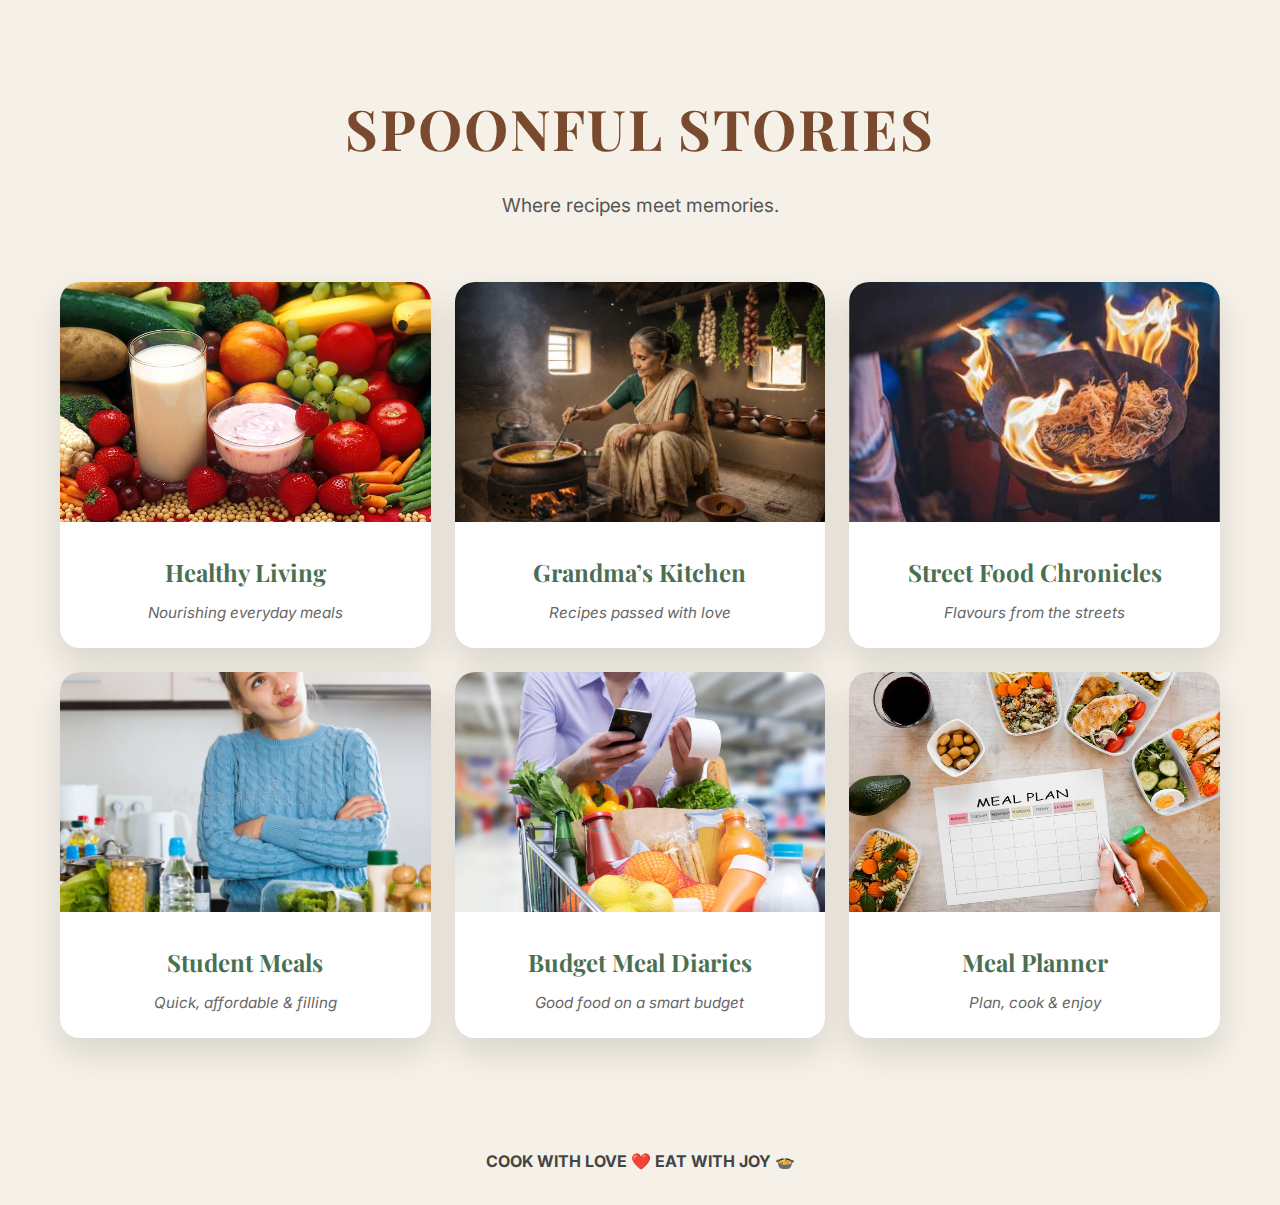
<file: index.html>
<!DOCTYPE html>
<html lang="en">
<head>
  <meta charset="UTF-8">
    <meta name="viewport" content="width=device-width, initial-scale=1.0">

  <title>SPOONFUL STORIES</title>

  <!-- GOOGLE FONTS -->
<link href="https://fonts.googleapis.com/css2?family=Playfair+Display:wght@600;700&family=Inter:wght@400;500&display=swap" rel="stylesheet">

  <style>
    :root{
      --bg-main:#f5f1e8;        /* beige */
      --primary:#4a6f52;       /* olive green */
      --accent:#7a4a2e;        /* warm brown */
      --card-bg:#ffffff;
      --text-dark:#2f2f2f;
    }

    *{
      margin:0;
      padding:0;
      box-sizing:border-box;
    }

    body{
      background:var(--bg-main);
      font-family:'Inter',sans-serif;
      color:var(--text-dark);
      line-height:1.7;
    }

    /* HERO SECTION */
    .hero{
      text-align:center;
      padding:80px 20px 60px;
    }

    .hero h1{
      font-family:'Playfair Display',serif;
      font-size:3.5rem;
      color:var(--accent);
      letter-spacing:2px;
      margin-bottom:14px;
      text-transform:uppercase;
    }

    .hero p{
      font-size:1.2rem;
      color:#555;
    }

    /* CARDS SECTION */
    .cards{
      max-width:1200px;
      margin:0 auto 80px;
      padding:0 20px;
      display:grid;
      grid-template-columns:repeat(3,1fr);
      gap:40px;
    }

    .card-link{
      text-decoration:none;
      color:inherit;
    }

    .card{
      background:var(--card-bg);
      border-radius:20px;
      overflow:hidden;
      box-shadow:0 15px 35px rgba(0,0,0,0.12);
      transition:transform 0.3s ease, box-shadow 0.3s ease;
    }

    .card:hover{
      transform:translateY(-8px);
      box-shadow:0 25px 50px rgba(0,0,0,0.18);
    }

    .card img{
      width:100%;
      height:240px;
      object-fit:cover;
    }

    .card-content{
      padding:22px;
      text-align:center;
    }

    .card h3{
      font-family:'Playfair Display',serif;
      font-size:1.5rem;
      color:var(--primary);
      margin-bottom:6px;
    }

    .card span{
      font-size:0.95rem;
      color:#666;
      font-style:italic;
    }

    /* FOOTER */
    footer{
      text-align:center;
      padding:30px 10px;
      background:none; /* removed footer background */
    }

    footer p{
      font-size:1rem;
      font-weight:700; /* bold footer */
      color:#444;
    }

/* ===== RESPONSIVE CARD FIX ===== */

/* Desktop default (3 columns) */
.cards {
  display: grid;
  grid-template-columns: repeat(3, 1fr);
  gap: 24px;
}

/* Tablets */
@media (max-width: 1024px) {
  .cards {
    grid-template-columns: repeat(2, 1fr);
  }
}

/* Mobile phones */
@media (max-width: 600px) {
  .cards {
    grid-template-columns: 1fr;
    gap: 20px;
  }

  .card {
    margin: 0 auto;
    max-width: 90%;
  }

  .card img {
    height: 200px;
    object-fit: cover;
  }

  h1 {
    font-size: 1.8rem;
    text-align: center;
  }

  h2, h3 {
    font-size: 1.3rem;
  }

  p {
    font-size: 1rem;
    line-height: 1.6;
  }
}

  </style>
</head>

<body>

  <!-- HERO -->
  <section class="hero">
    <h1>SPOONFUL STORIES</h1>
    <p>Where recipes meet memories.</p>
  </section>

  <!-- CATEGORY CARDS -->
  <section class="cards">

    <a href="Healthy Living.html" class="card-link">
      <div class="card">
        <img src="./images/healthy-living.jpg" alt="Healthy Living">
        <div class="card-content">
          <h3>Healthy Living</h3>
          <span>Nourishing everyday meals</span>
        </div>
      </div>
    </a>

    <a href="Grandma's Kitchen.html" class="card-link">
      <div class="card">
        <img src="./images/grandmas-kitchen.jpg" alt="Grandma's Kitchen">
        <div class="card-content">
          <h3>Grandma’s Kitchen</h3>
          <span>Recipes passed with love</span>
        </div>
      </div>
    </a>

    <a href="Street Food Chronicles.html" class="card-link">
      <div class="card">
        <img src="./images/street-food-chronicles.jpg" alt="Street Food">
        <div class="card-content">
          <h3>Street Food Chronicles</h3>
          <span>Flavours from the streets</span>
        </div>
      </div>
    </a>

    <a href="Student Meals.html" class="card-link">
      <div class="card">
        <img src="./images/student-meals.jpg"alt="Student Meals">
        <div class="card-content">
          <h3>Student Meals</h3>
          <span>Quick, affordable & filling</span>
        </div>
      </div>
    </a>

    <a href="Budget Meal Diaries.html" class="card-link">
      <div class="card">
        <img src="./images/budget-meal-diaries.jpg"alt="Budget Meals">
        <div class="card-content">
          <h3>Budget Meal Diaries</h3>
          <span>Good food on a smart budget</span>
        </div>
      </div>
    </a>

    <a href="Meal Planner.html" class="card-link">
      <div class="card">
        <img src="./images/meal-planner.jpg"alt="Meal Planner">
        <div class="card-content">
          <h3>Meal Planner</h3>
          <span>Plan, cook & enjoy</span>
        </div>
      </div>
    </a>

  </section>

  <!-- FOOTER -->
  <footer>
    <p>COOK WITH LOVE ❤️ EAT WITH JOY 🍲</p>
  </footer>

</body>
</html>
</file>
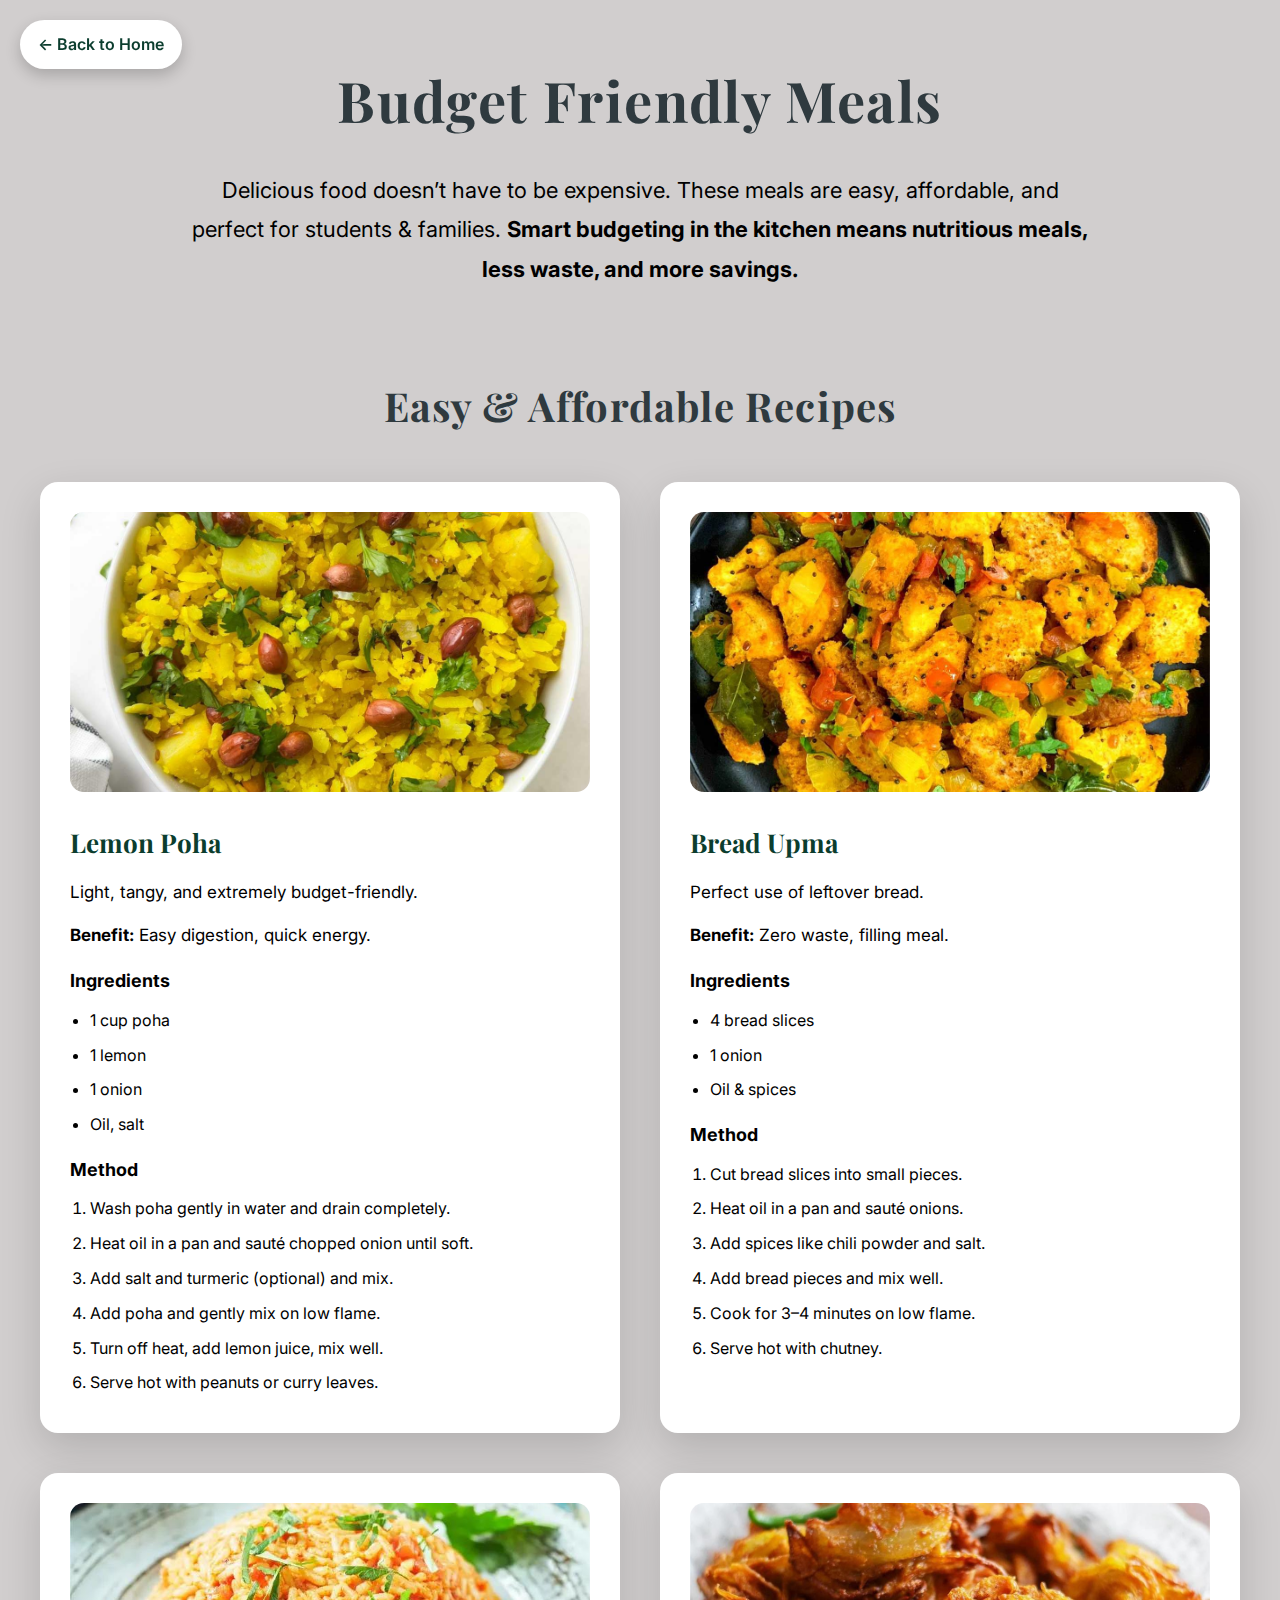
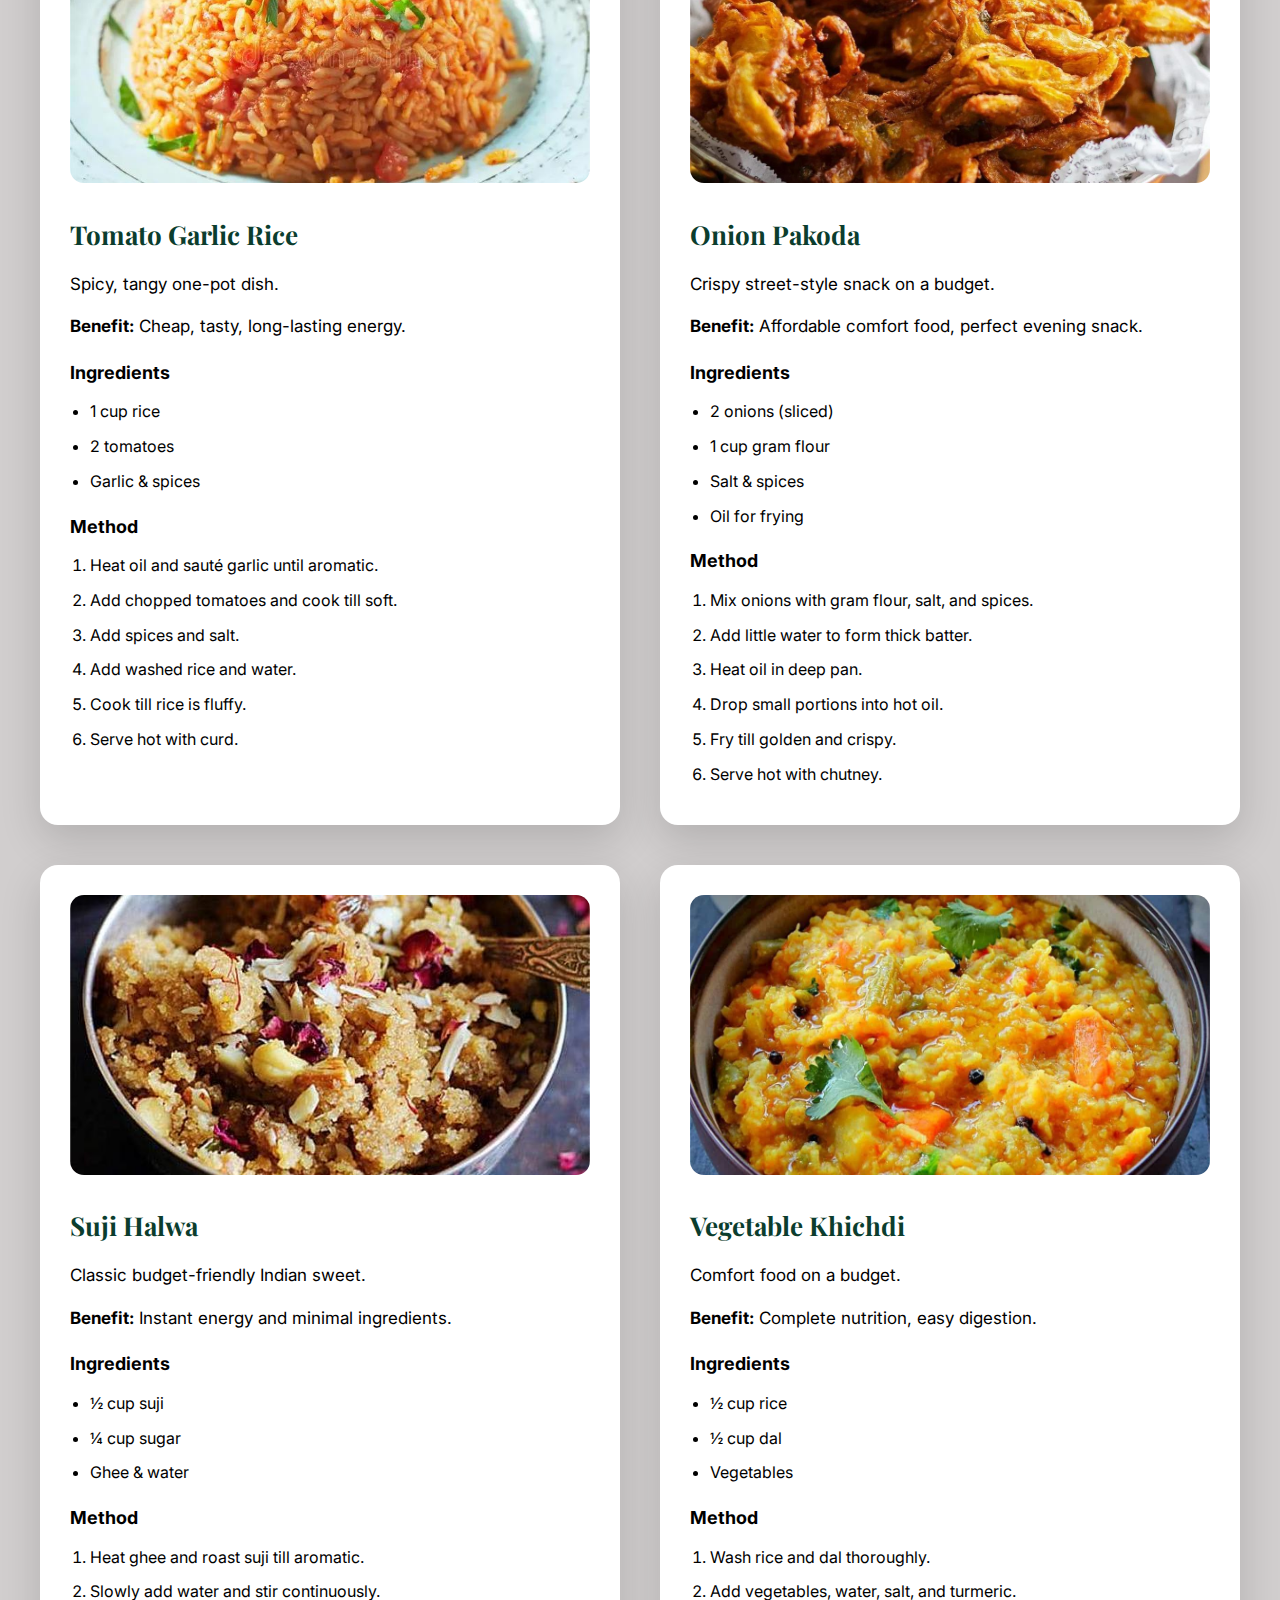
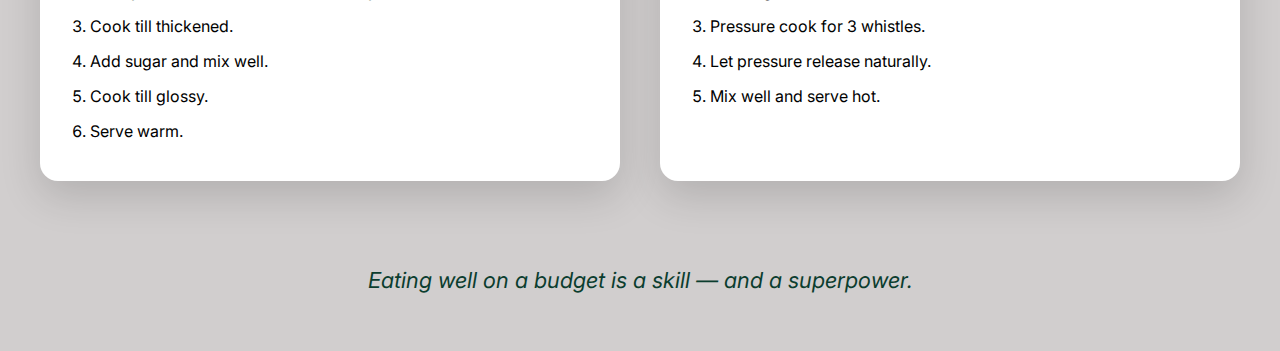
<file: Budget Meal Diaries.html>
<!DOCTYPE html>
<html lang="en">
<head>
<meta charset="UTF-8">
<title>Budget Friendly Meals</title>

<link href="https://fonts.googleapis.com/css2?family=Playfair+Display:wght@600;700&family=Inter:wght@400;500;600&display=swap" rel="stylesheet">

<style>
:root {
  --dark-green: #519480;
  --soft-green: #d1cece;
  --card-bg: #ffffff;
  --text-black: #000000;
}
*{margin:0;padding:0;box-sizing:border-box;}
body{
  background:var(--soft-green);
  font-family:'Inter',sans-serif;
  color:var(--text-black);
  line-height:1.8;
  padding:50px 20px;
}

/* BACK BUTTON */
.back-home{
  position:fixed;
  top:20px;
  left:20px;
  background:#fff;
  color:#0b3d2e;
  padding:10px 18px;
  border-radius:25px;
  font-weight:600;
  text-decoration:none;
  box-shadow:0 6px 15px rgba(0,0,0,0.2);
}
.back-home:hover{
  background:#0b3d2e;
  color:#fff;
}

.header{text-align:center;max-width:900px;margin:0 auto 80px;}
.header h1{
  font-family:'Playfair Display', serif;
  font-size:56px;
  color:#2f3a3f;          /* deep charcoal – budget/professional */
  margin-bottom:20px;
  letter-spacing:1.4px;
}

.header p{font-size:22px;}

.section{max-width:1200px;margin:auto;margin-bottom:80px;}
.section h2{
  font-family:'Playfair Display', serif;
  font-size:40px;
  color:#2f3a3f;          /* same tone for consistency */
  margin-bottom:40px;
  text-align:center;
  letter-spacing:1.2px;
}

.recipe-grid{
  display:grid;
  grid-template-columns:repeat(2,1fr);
  gap:40px;
}

.recipe-card{
  background:#fff;
  border-radius:18px;
  padding:30px;
  box-shadow:0 15px 40px rgba(0,0,0,0.15);
}
.recipe-card img{
  width:100%;
  height:280px;
  object-fit:cover;
  border-radius:14px;
  margin-bottom:20px;
}
.recipe-card h3{
  font-family:'Playfair Display',serif;
  font-size:26px;
  color:#0b3d2e;
  margin-bottom:10px;
}
.recipe-card p{font-size:17px;margin-bottom:12px;}
.recipe-card h4{font-size:18px;margin:15px 0 8px;}
.recipe-card ul,ol{padding-left:20px;}
.recipe-card li{margin-bottom:6px;}

.quote{text-align:center;font-size:22px;font-style:italic;color:#0b3d2e;}
</style>
</head>

<body>

<a href="index.html" class="back-home">← Back to Home</a>

<div class="header">
  <h1>Budget Friendly Meals</h1>
  <p>
    Delicious food doesn’t have to be expensive.  
    These meals are easy, affordable, and perfect for students & families.  
    <strong>Smart budgeting in the kitchen means nutritious meals, less waste, and more savings.</strong>
  </p>
</div>

<div class="section">
<h2>Easy & Affordable Recipes</h2>

<div class="recipe-grid">

<!-- Lemon Poha -->
<div class="recipe-card">
<img src="./images/poha.jpg">
<h3>Lemon Poha</h3>
<p>Light, tangy, and extremely budget-friendly.</p>
<p><strong>Benefit:</strong> Easy digestion, quick energy.</p>

<h4>Ingredients</h4>
<ul>
<li>1 cup poha</li>
<li>1 lemon</li>
<li>1 onion</li>
<li>Oil, salt</li>
</ul>

<h4>Method</h4>
<ol>
<li>Wash poha gently in water and drain completely.</li>
<li>Heat oil in a pan and sauté chopped onion until soft.</li>
<li>Add salt and turmeric (optional) and mix.</li>
<li>Add poha and gently mix on low flame.</li>
<li>Turn off heat, add lemon juice, mix well.</li>
<li>Serve hot with peanuts or curry leaves.</li>
</ol>
</div>

<!-- Bread Upma -->
<div class="recipe-card">
<img src="./images/bread-upma.jpg">
<h3>Bread Upma</h3>
<p>Perfect use of leftover bread.</p>
<p><strong>Benefit:</strong> Zero waste, filling meal.</p>

<h4>Ingredients</h4>
<ul>
<li>4 bread slices</li>
<li>1 onion</li>
<li>Oil & spices</li>
</ul>

<h4>Method</h4>
<ol>
<li>Cut bread slices into small pieces.</li>
<li>Heat oil in a pan and sauté onions.</li>
<li>Add spices like chili powder and salt.</li>
<li>Add bread pieces and mix well.</li>
<li>Cook for 3–4 minutes on low flame.</li>
<li>Serve hot with chutney.</li>
</ol>
</div>

<!-- Tomato Rice -->
<div class="recipe-card">
<img src="./images/tomato-rice.jpg">
<h3>Tomato Garlic Rice</h3>
<p>Spicy, tangy one-pot dish.</p>
<p><strong>Benefit:</strong> Cheap, tasty, long-lasting energy.</p>

<h4>Ingredients</h4>
<ul>
<li>1 cup rice</li>
<li>2 tomatoes</li>
<li>Garlic & spices</li>
</ul>

<h4>Method</h4>
<ol>
<li>Heat oil and sauté garlic until aromatic.</li>
<li>Add chopped tomatoes and cook till soft.</li>
<li>Add spices and salt.</li>
<li>Add washed rice and water.</li>
<li>Cook till rice is fluffy.</li>
<li>Serve hot with curd.</li>
</ol>
</div>

<!-- Onion Pakoda -->
<div class="recipe-card">
<img src="./images/onion-pakora.jpg">
<h3>Onion Pakoda</h3>
<p>Crispy street-style snack on a budget.</p>
<p><strong>Benefit:</strong> Affordable comfort food, perfect evening snack.</p>

<h4>Ingredients</h4>
<ul>
<li>2 onions (sliced)</li>
<li>1 cup gram flour</li>
<li>Salt & spices</li>
<li>Oil for frying</li>
</ul>

<h4>Method</h4>
<ol>
<li>Mix onions with gram flour, salt, and spices.</li>
<li>Add little water to form thick batter.</li>
<li>Heat oil in deep pan.</li>
<li>Drop small portions into hot oil.</li>
<li>Fry till golden and crispy.</li>
<li>Serve hot with chutney.</li>
</ol>
</div>

<!-- Suji Halwa -->
<div class="recipe-card">
<img src="./images/sooji-halwa.jpg">
<h3>Suji Halwa</h3>
<p>Classic budget-friendly Indian sweet.</p>
<p><strong>Benefit:</strong> Instant energy and minimal ingredients.</p>

<h4>Ingredients</h4>
<ul>
<li>½ cup suji</li>
<li>¼ cup sugar</li>
<li>Ghee & water</li>
</ul>

<h4>Method</h4>
<ol>
<li>Heat ghee and roast suji till aromatic.</li>
<li>Slowly add water and stir continuously.</li>
<li>Cook till thickened.</li>
<li>Add sugar and mix well.</li>
<li>Cook till glossy.</li>
<li>Serve warm.</li>
</ol>
</div>

<!-- Khichdi -->
<div class="recipe-card">
<img src="./images/vegetable-khichdi.jpg">
<h3>Vegetable Khichdi</h3>
<p>Comfort food on a budget.</p>
<p><strong>Benefit:</strong> Complete nutrition, easy digestion.</p>

<h4>Ingredients</h4>
<ul>
<li>½ cup rice</li>
<li>½ cup dal</li>
<li>Vegetables</li>
</ul>

<h4>Method</h4>
<ol>
<li>Wash rice and dal thoroughly.</li>
<li>Add vegetables, water, salt, and turmeric.</li>
<li>Pressure cook for 3 whistles.</li>
<li>Let pressure release naturally.</li>
<li>Mix well and serve hot.</li>
</ol>
</div>

</div>
</div>

<p class="quote">
Eating well on a budget is a skill — and a superpower.
</p>

</body>
</html>
</file>
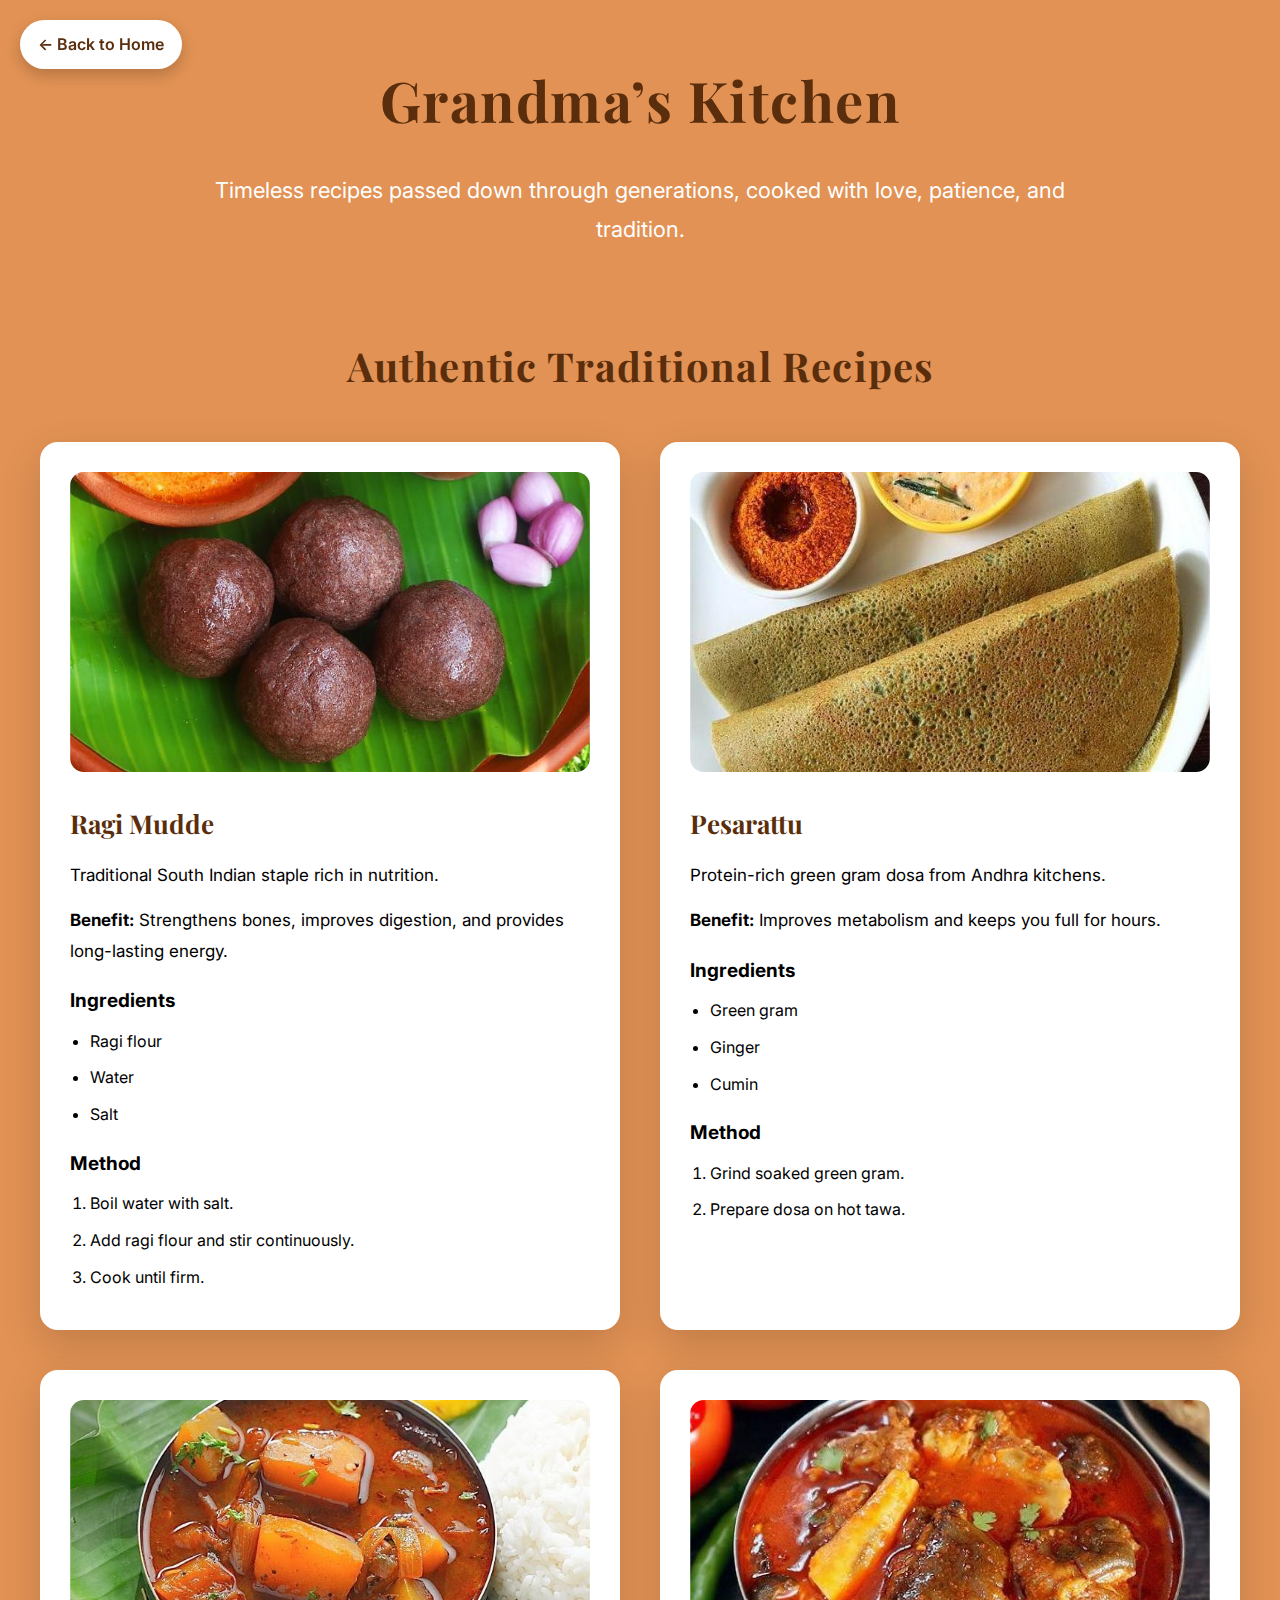
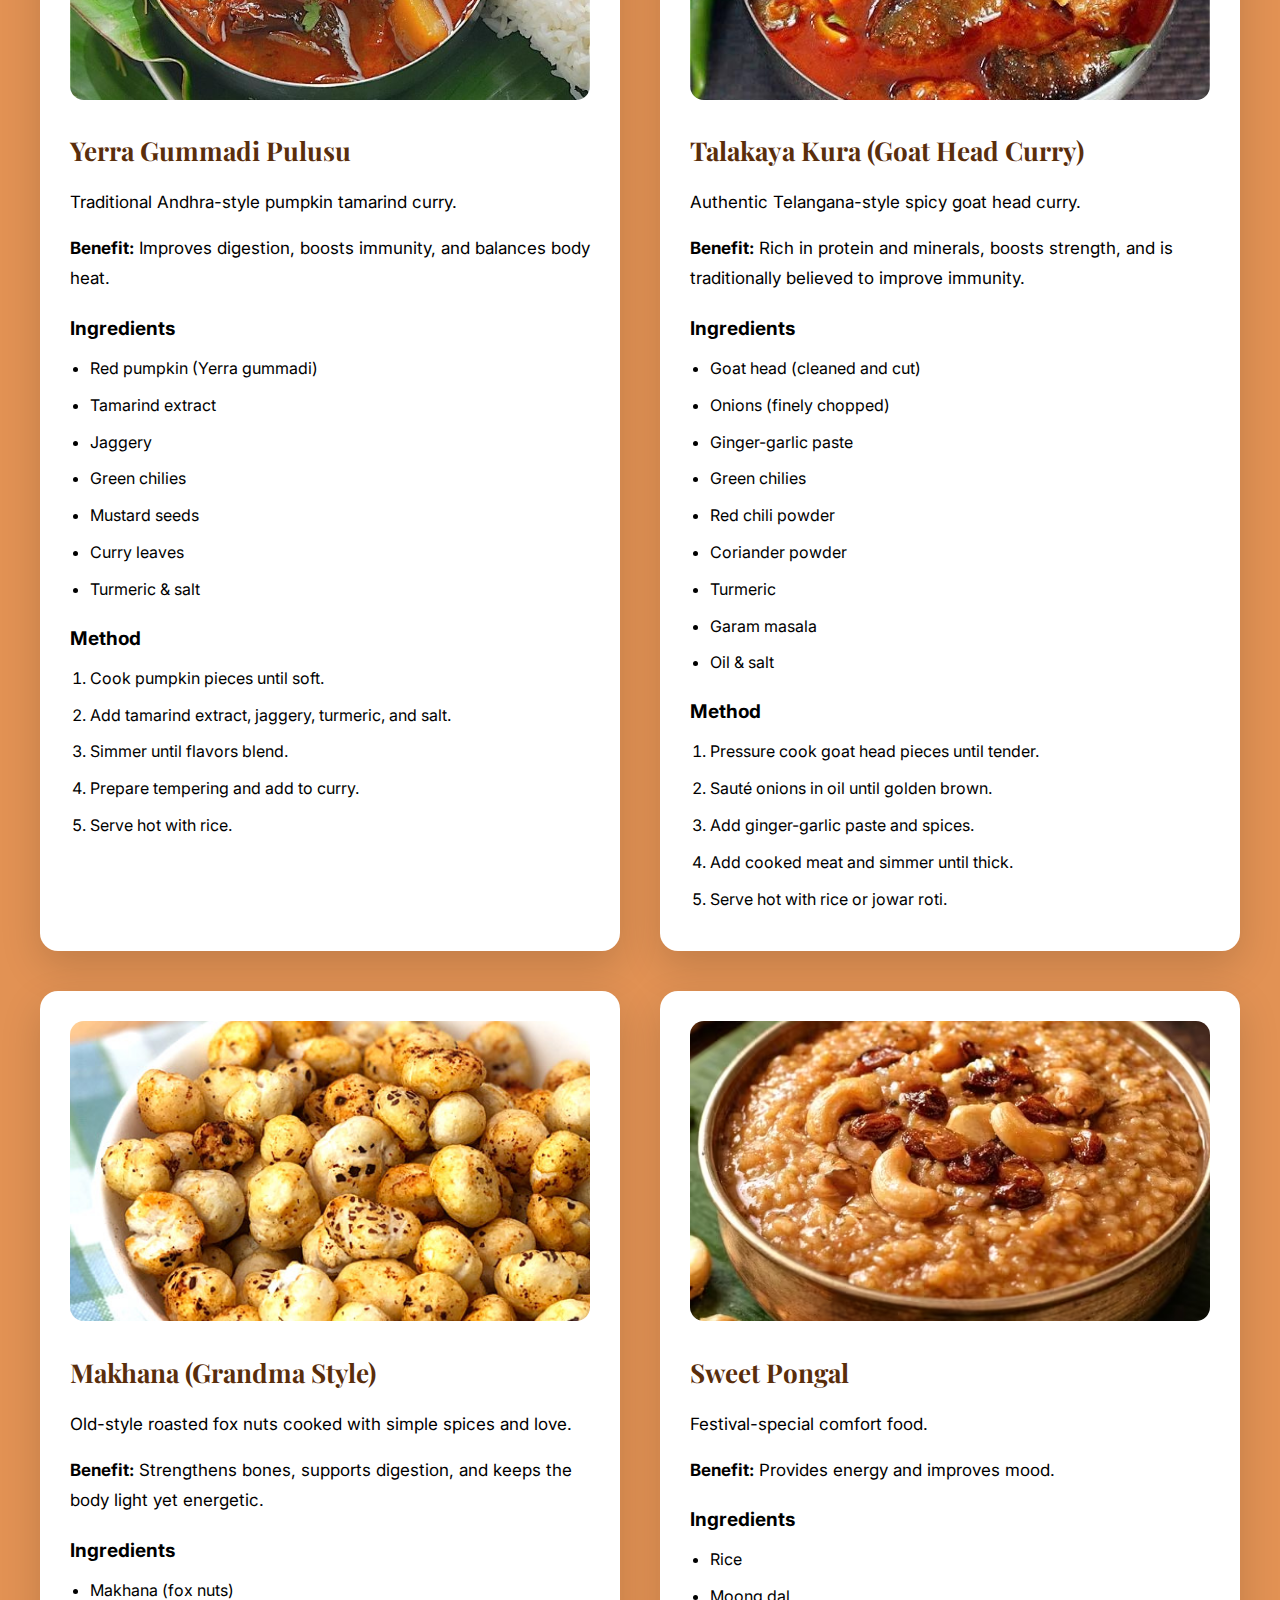
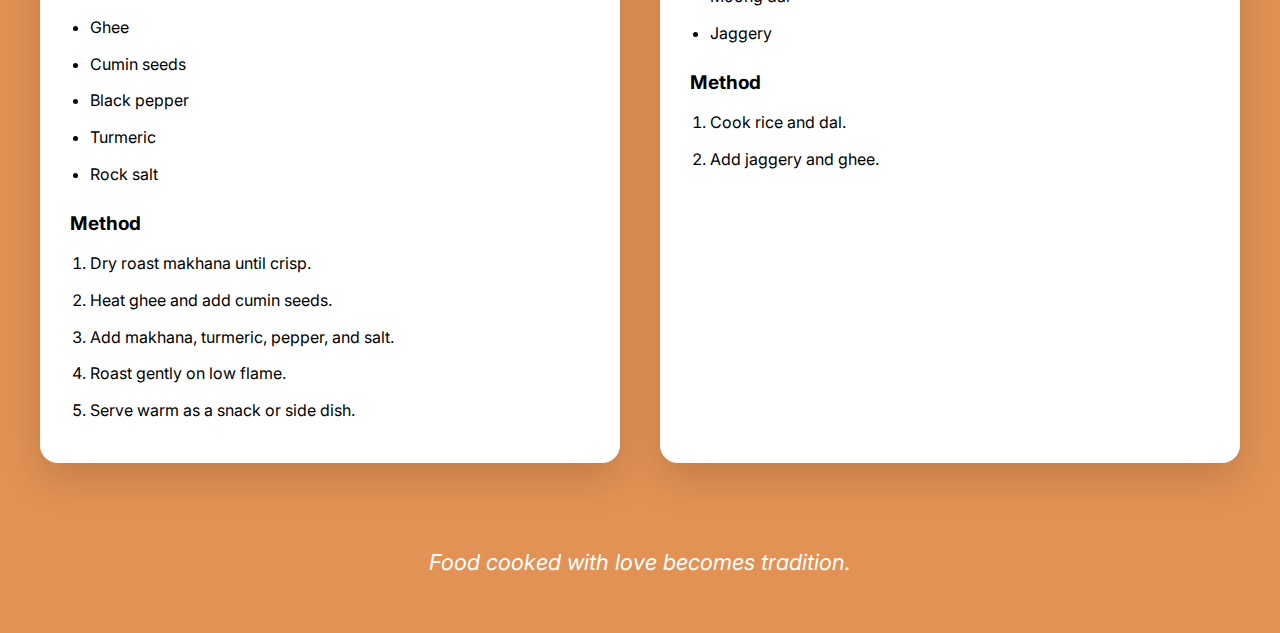
<file: Grandma's Kitchen.html>
<!DOCTYPE html>
<html lang="en">
<head>
<meta charset="UTF-8">
<title>Grandma's Kitchen</title>

<link href="https://fonts.googleapis.com/css2?family=Playfair+Display:wght@600;700&family=Inter:wght@400;500;600&display=swap" rel="stylesheet">

<style>
/* ---- STYLES UNCHANGED (only color changed) ---- */
:root {
  --dark-green: #5a2e0c;
  --soft-green: #e29254;   /* DARK ORANGE BACKGROUND */
  --card-bg: #ffffff;
  --text-black: #000000;
}
*{margin:0;padding:0;box-sizing:border-box;}
body{
  background:var(--soft-green);
  font-family:'Inter',sans-serif;
  color:var(--text-black);
  line-height:1.8;
  padding:50px 20px;
}

/* BACK TO HOME BUTTON */
.back-home {
  position: fixed;
  top: 20px;
  left: 20px;
  background: #ffffff;
  color: #5a2e0c;
  padding: 10px 18px;
  border-radius: 25px;
  font-weight: 600;
  text-decoration: none;
  box-shadow: 0 6px 15px rgba(0,0,0,0.2);
}
.back-home:hover {
  background: #5a2e0c;
  color: #ffffff;
}

.header{text-align:center;max-width:900px;margin:0 auto 80px;}
.header h1{
  font-family:'Playfair Display', serif;
  font-size:56px;
  color:#5a2e0c;          /* earthy brown – grandma vibe */
  margin-bottom:20px;
  letter-spacing:1.5px;
}

.header p{font-size:22px;color:#fff;}
.section{max-width:1200px;margin:auto;margin-bottom:80px;}
.section h2{
  font-family:'Playfair Display', serif;
  font-size:40px;
  color:#5a2e0c;          /* same tone for consistency */
  margin-bottom:40px;
  text-align:center;
  letter-spacing:1.2px;
}

.recipe-grid{
  display:grid;
  grid-template-columns:repeat(2,1fr);
  gap:40px;
}
.recipe-card{
  background:#fff;
  border-radius:18px;
  padding:30px;
  box-shadow:0 15px 40px rgba(0,0,0,0.15);
}
.recipe-card img{
  width:100%;
  height:300px;
  object-fit:cover;
  border-radius:14px;
  margin-bottom:20px;
}
.recipe-card h3{
  font-family:'Playfair Display',serif;
  font-size:26px;
  color:#5a2e0c;
  margin-bottom:12px;
}
.recipe-card p{font-size:17px;margin-bottom:15px;}
.recipe-card h4{font-size:19px;margin:18px 0 8px;}
.recipe-card ul, .recipe-card ol{padding-left:20px;}
.recipe-card li{font-size:16px;margin-bottom:8px;}
.quote{text-align:center;font-size:22px;font-style:italic;margin-top:80px;color:#fff;}
</style>
</head>

<body>

<a href="index.html" class="back-home">← Back to Home</a>

<div class="header">
  <h1>Grandma’s Kitchen</h1>
  <p>
    Timeless recipes passed down through generations,  
    cooked with love, patience, and tradition.
  </p>
</div>

<div class="section">
<h2>Authentic Traditional Recipes</h2>

<div class="recipe-grid">

<!-- Ragi Mudde -->
<div class="recipe-card">
<img src="./images/ragi-mudde.jpg">
<h3>Ragi Mudde</h3>
<p>Traditional South Indian staple rich in nutrition.</p>
<p><strong>Benefit:</strong> Strengthens bones, improves digestion, and provides long-lasting energy.</p>

<h4>Ingredients</h4>
<ul>
<li>Ragi flour</li>
<li>Water</li>
<li>Salt</li>
</ul>

<h4>Method</h4>
<ol>
<li>Boil water with salt.</li>
<li>Add ragi flour and stir continuously.</li>
<li>Cook until firm.</li>
</ol>
</div>

<!-- Pesarattu -->
<div class="recipe-card">
<img src="./images/Pesarattu.jpg">
<h3>Pesarattu</h3>
<p>Protein-rich green gram dosa from Andhra kitchens.</p>
<p><strong>Benefit:</strong> Improves metabolism and keeps you full for hours.</p>

<h4>Ingredients</h4>
<ul>
<li>Green gram</li>
<li>Ginger</li>
<li>Cumin</li>
</ul>

<h4>Method</h4>
<ol>
<li>Grind soaked green gram.</li>
<li>Prepare dosa on hot tawa.</li>
</ol>
</div>

<!-- Yerra Gummadi Pulusu -->
<div class="recipe-card">
<img src="./images/yerra-gummadi-pulusu.jpg">
<h3>Yerra Gummadi Pulusu</h3>
<p>Traditional Andhra-style pumpkin tamarind curry.</p>
<p><strong>Benefit:</strong> Improves digestion, boosts immunity, and balances body heat.</p>

<h4>Ingredients</h4>
<ul>
<li>Red pumpkin (Yerra gummadi)</li>
<li>Tamarind extract</li>
<li>Jaggery</li>
<li>Green chilies</li>
<li>Mustard seeds</li>
<li>Curry leaves</li>
<li>Turmeric & salt</li>
</ul>

<h4>Method</h4>
<ol>
<li>Cook pumpkin pieces until soft.</li>
<li>Add tamarind extract, jaggery, turmeric, and salt.</li>
<li>Simmer until flavors blend.</li>
<li>Prepare tempering and add to curry.</li>
<li>Serve hot with rice.</li>
</ol>
</div>


<!-- Talakaya Kura -->
<div class="recipe-card">
<img src="./images/talakaya-kura.jpg">
<h3>Talakaya Kura (Goat Head Curry)</h3>
<p>Authentic Telangana-style spicy goat head curry.</p>

<p><strong>Benefit:</strong> Rich in protein and minerals, boosts strength, and is traditionally believed to improve immunity.</p>

<h4>Ingredients</h4>
<ul>
<li>Goat head (cleaned and cut)</li>
<li>Onions (finely chopped)</li>
<li>Ginger-garlic paste</li>
<li>Green chilies</li>
<li>Red chili powder</li>
<li>Coriander powder</li>
<li>Turmeric</li>
<li>Garam masala</li>
<li>Oil & salt</li>
</ul>

<h4>Method</h4>
<ol>
<li>Pressure cook goat head pieces until tender.</li>
<li>Sauté onions in oil until golden brown.</li>
<li>Add ginger-garlic paste and spices.</li>
<li>Add cooked meat and simmer until thick.</li>
<li>Serve hot with rice or jowar roti.</li>
</ol>
</div>

<!-- Makhana (Grandma Style) -->
<div class="recipe-card">
<img src="./images/makhana-masala.jpg">
<h3>Makhana (Grandma Style)</h3>
<p>Old-style roasted fox nuts cooked with simple spices and love.</p>

<p><strong>Benefit:</strong> Strengthens bones, supports digestion, and keeps the body light yet energetic.</p>

<h4>Ingredients</h4>
<ul>
<li>Makhana (fox nuts)</li>
<li>Ghee</li>
<li>Cumin seeds</li>
<li>Black pepper</li>
<li>Turmeric</li>
<li>Rock salt</li>
</ul>

<h4>Method</h4>
<ol>
<li>Dry roast makhana until crisp.</li>
<li>Heat ghee and add cumin seeds.</li>
<li>Add makhana, turmeric, pepper, and salt.</li>
<li>Roast gently on low flame.</li>
<li>Serve warm as a snack or side dish.</li>
</ol>
</div>


<!-- Sweet Pongal -->
<div class="recipe-card">
<img src="./images/sweet-pongal.jpg">
<h3>Sweet Pongal</h3>
<p>Festival-special comfort food.</p>
<p><strong>Benefit:</strong> Provides energy and improves mood.</p>

<h4>Ingredients</h4>
<ul>
<li>Rice</li>
<li>Moong dal</li>
<li>Jaggery</li>
</ul>

<h4>Method</h4>
<ol>
<li>Cook rice and dal.</li>
<li>Add jaggery and ghee.</li>
</ol>
</div>

</div>
</div>

<p class="quote">
Food cooked with love becomes tradition.
</p>

</body>
</html>
</file>
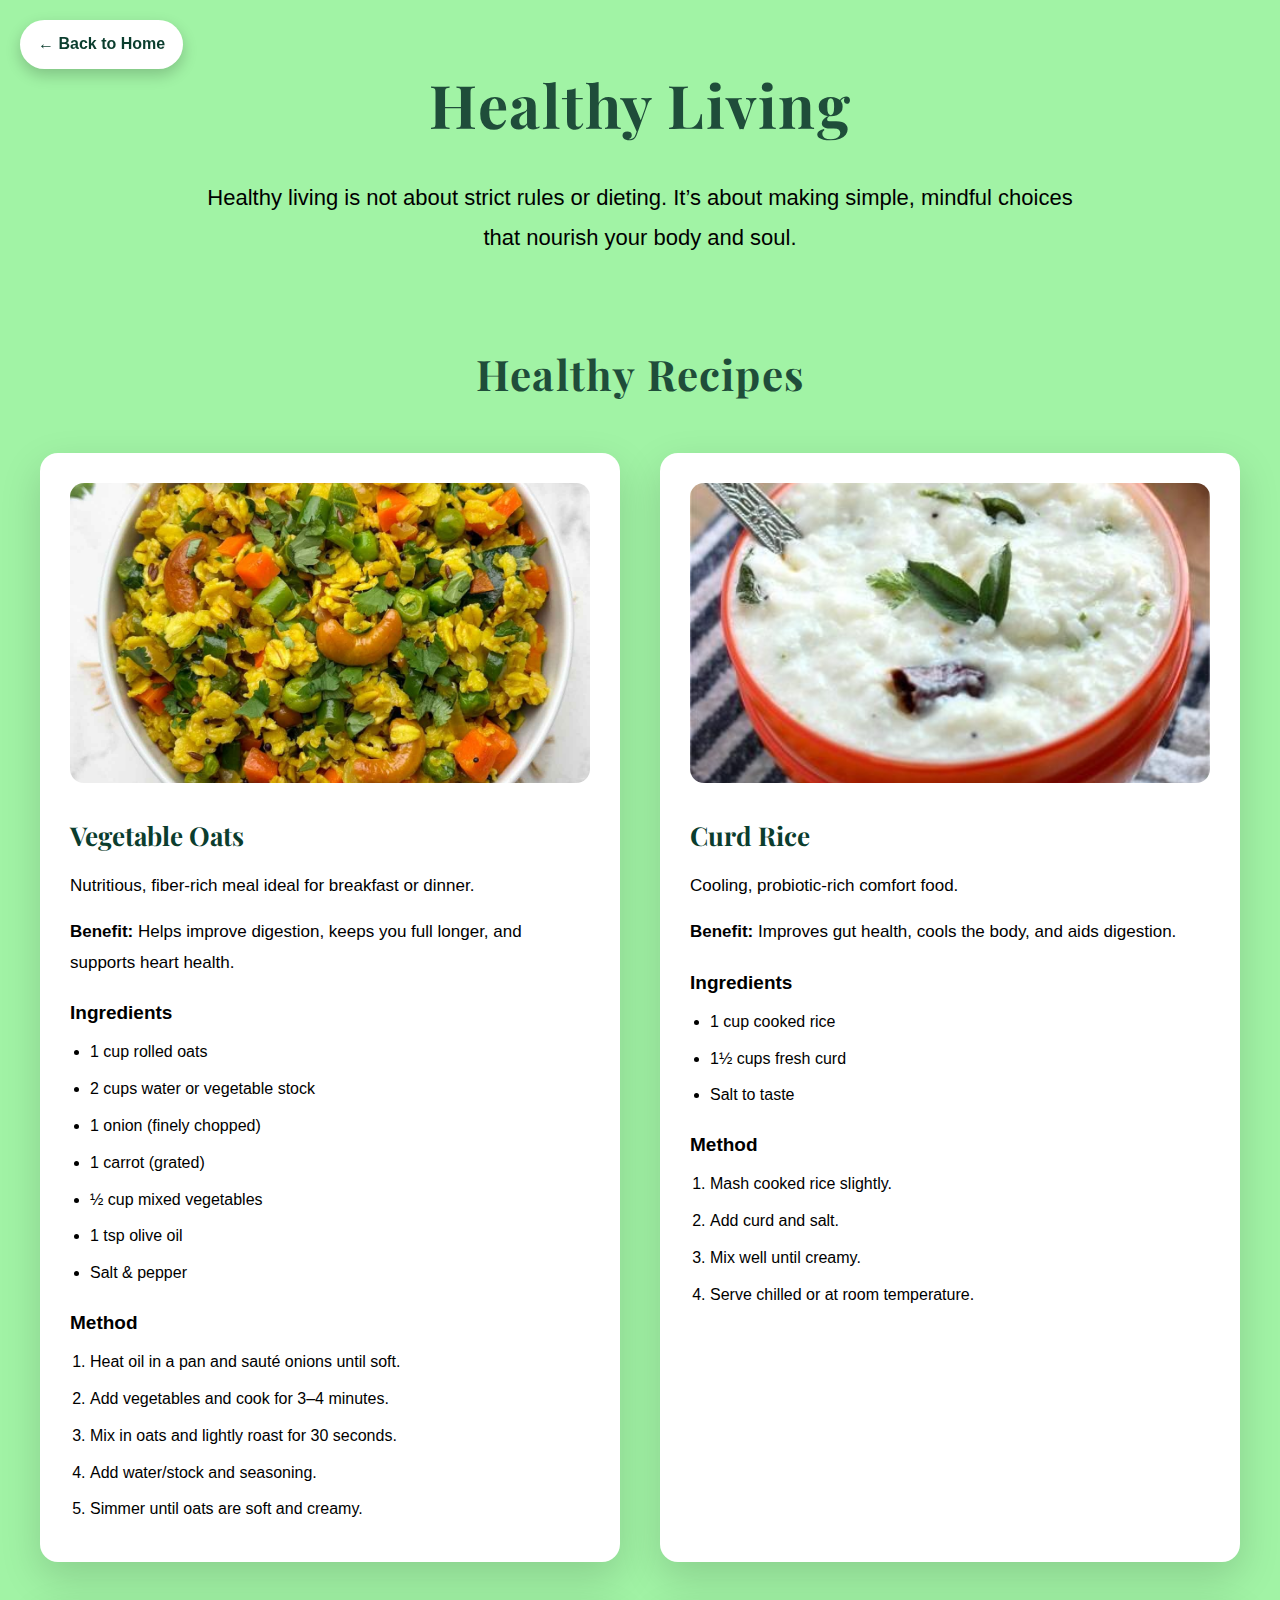
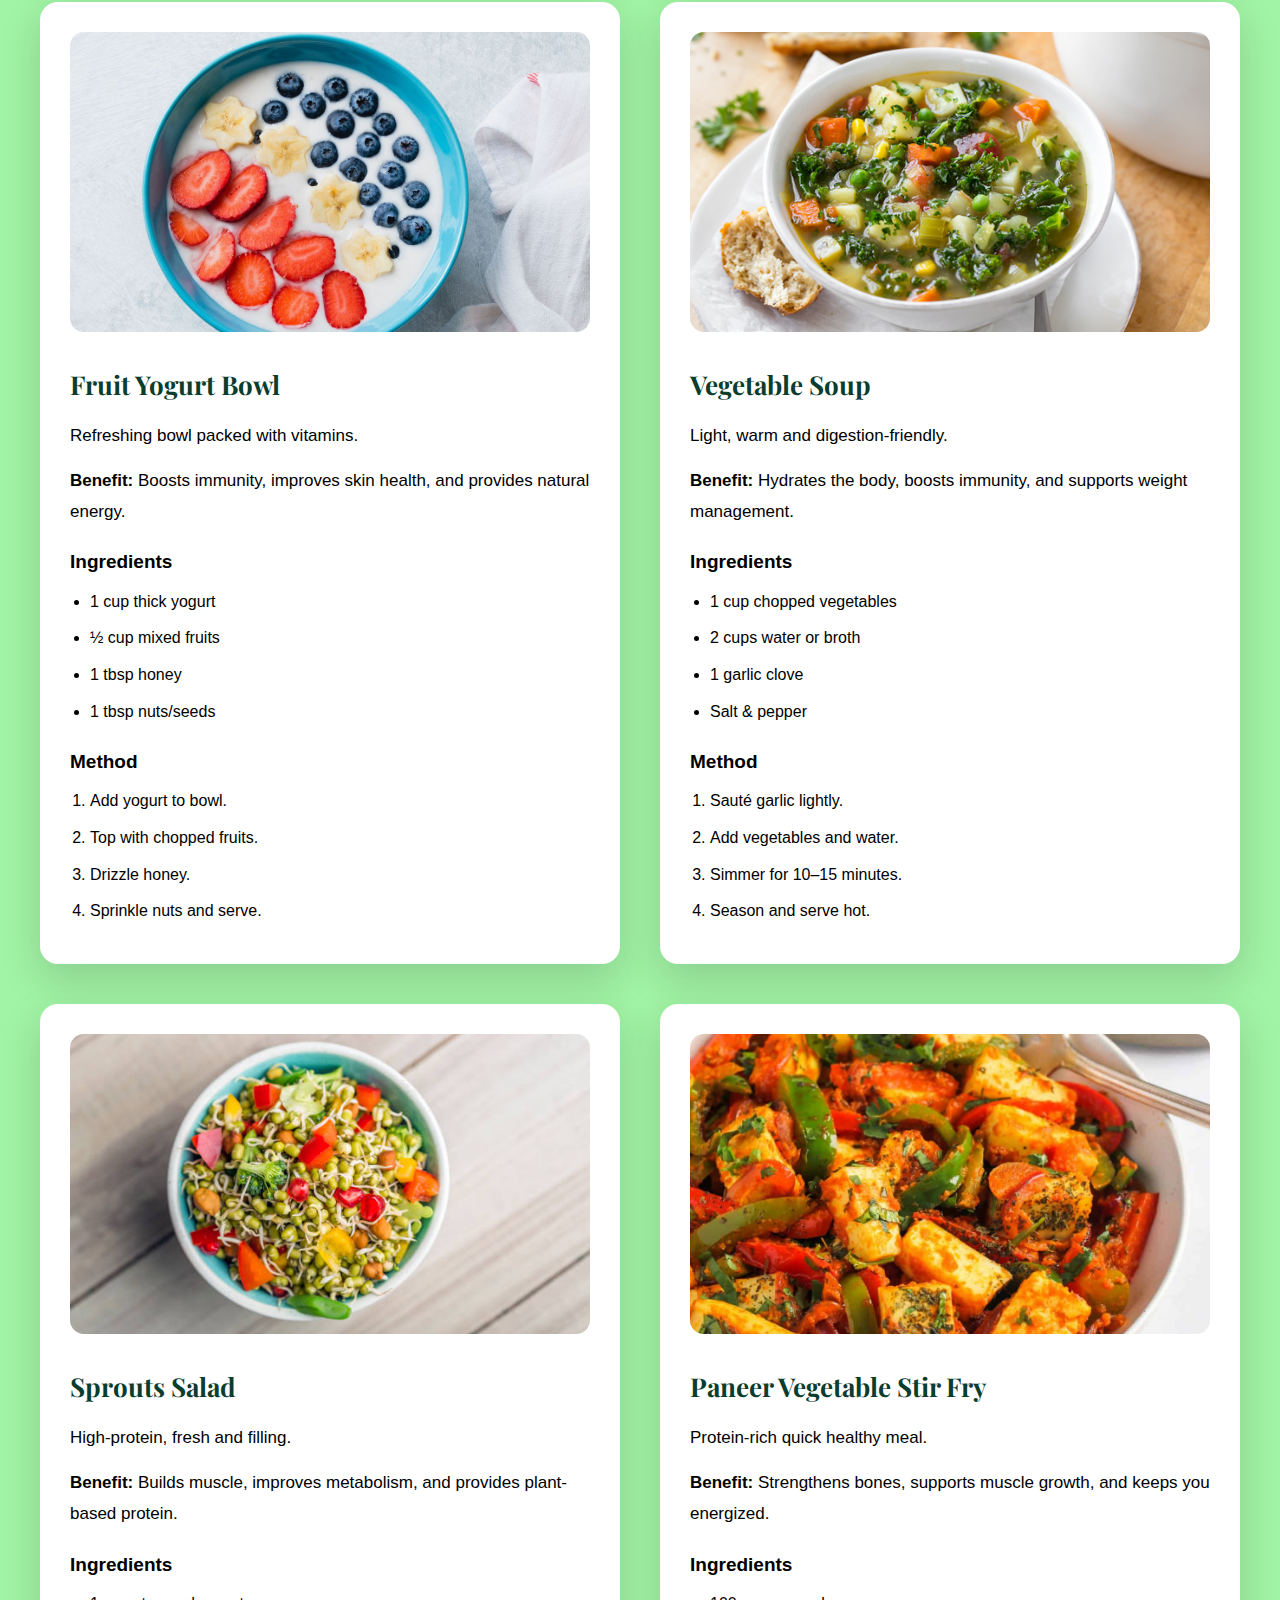
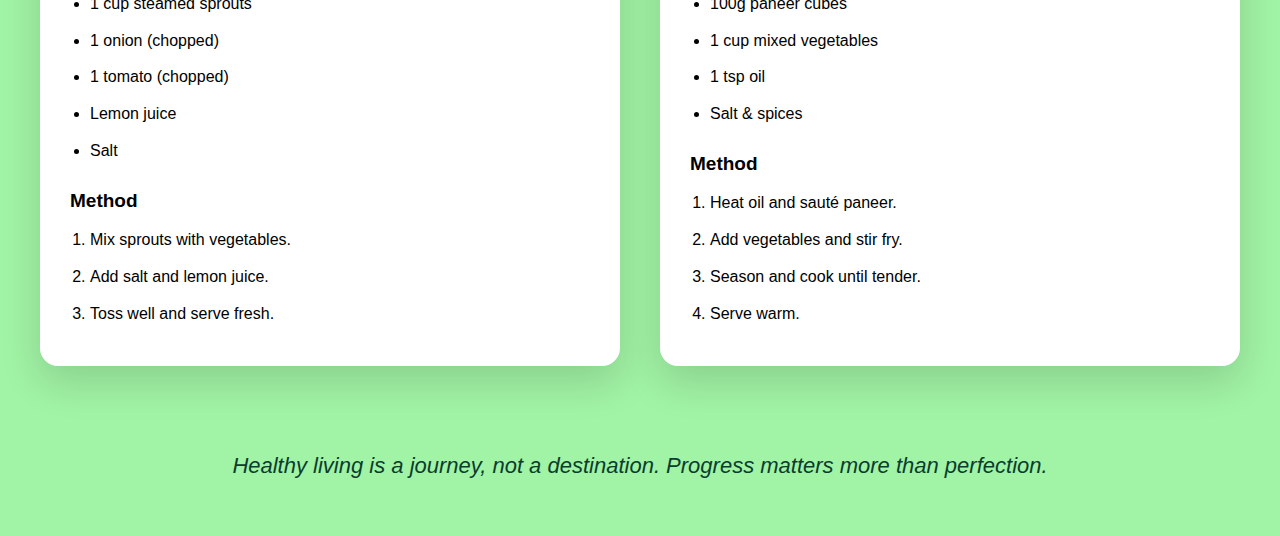
<file: Healthy Living.html>
<!DOCTYPE html>
<html lang="en">
<head>
<meta charset="UTF-8">
<title>Healthy Living</title>

<link href="https://fonts.googleapis.com/css2?family=Playfair+Display:wght@600;700&display=swap" rel="stylesheet">

<style>
/* ---- STYLES UNCHANGED ---- */
:root {
  --dark-green: #0b3d2e;
  --soft-green: #a1f3a5;
  --card-bg: #ffffff;
  --text-black: #000000;
}
*{margin:0;padding:0;box-sizing:border-box;}
body{
  background:var(--soft-green);
  font-family:'Inter',sans-serif;
  color:var(--text-black);
  line-height:1.8;
  padding:50px 20px;
}

/* BACK TO HOME BUTTON */
.back-home {
  position: fixed;
  top: 20px;
  left: 20px;
  background: #ffffff;
  color: #0b3d2e;
  padding: 10px 18px;
  border-radius: 25px;
  font-weight: 600;
  text-decoration: none;
  box-shadow: 0 6px 15px rgba(0,0,0,0.2);
  transition: transform 0.2s ease, background 0.2s ease;
}
.back-home:hover {
  background: #0b3d2e;
  color: #ffffff;
  transform: translateY(-2px);
}

.header{text-align:center;max-width:900px;margin:0 auto 80px;}
.header h1{
  font-family:'Playfair Display', serif;
  font-size:60px;
  color:#1f4d3a;   /* deep natural green */
  margin-bottom:20px;
  letter-spacing:1.5px;
}

.header p{font-size:22px;}
.section{max-width:1200px;margin:auto;margin-bottom:80px;}
.section h2{
  font-family:'Playfair Display', serif;
  font-size:42px;
  color:#1f4d3a;   /* same tone for consistency */
  margin-bottom:40px;
  text-align:center;
  letter-spacing:1.2px;
}

.recipe-grid{
  display:grid;
  grid-template-columns:repeat(2,1fr);
  gap:40px;
}

.recipe-card{
  background:var(--card-bg);
  border-radius:18px;
  padding:30px;
  box-shadow:0 15px 40px rgba(0,0,0,0.15);
}

.recipe-card img{
  width:100%;
  height:300px;
  object-fit:cover;
  border-radius:14px;
  margin-bottom:20px;
}

.recipe-card h3{
  font-family:'Playfair Display',serif;
  font-size:26px;
  color:var(--dark-green);
  margin-bottom:12px;
}
.recipe-card p{font-size:17px;margin-bottom:15px;}
.recipe-card h4{font-size:19px;margin:18px 0 8px;}
.recipe-card ul, .recipe-card ol{padding-left:20px;}
.recipe-card li{font-size:16px;margin-bottom:8px;}
.quote{text-align:center;font-size:22px;font-style:italic;margin-top:80px;color:var(--dark-green);}
</style>
</head>

<body>

<!-- BACK TO HOME BUTTON -->
<a href="index.html" class="back-home">← Back to Home</a>

<div class="header">
  <h1>Healthy Living</h1>
  <p>
    Healthy living is not about strict rules or dieting.  
    It’s about making simple, mindful choices that nourish your body and soul.
  </p>
</div>

<div class="section">
<h2>Healthy Recipes</h2>

<div class="recipe-grid">

<!-- Vegetable Oats -->
<div class="recipe-card">
<img src="./images/vegetable-oats.jpg">
<h3>Vegetable Oats</h3>
<p>Nutritious, fiber-rich meal ideal for breakfast or dinner.</p>

<p><strong>Benefit:</strong> Helps improve digestion, keeps you full longer, and supports heart health.</p>

<h4>Ingredients</h4>
<ul>
<li>1 cup rolled oats</li>
<li>2 cups water or vegetable stock</li>
<li>1 onion (finely chopped)</li>
<li>1 carrot (grated)</li>
<li>½ cup mixed vegetables</li>
<li>1 tsp olive oil</li>
<li>Salt & pepper</li>
</ul>

<h4>Method</h4>
<ol>
<li>Heat oil in a pan and sauté onions until soft.</li>
<li>Add vegetables and cook for 3–4 minutes.</li>
<li>Mix in oats and lightly roast for 30 seconds.</li>
<li>Add water/stock and seasoning.</li>
<li>Simmer until oats are soft and creamy.</li>
</ol>
</div>

<!-- Curd Rice -->
<div class="recipe-card">
<img src="./images/curd-rice.jpg">
<h3>Curd Rice</h3>
<p>Cooling, probiotic-rich comfort food.</p>

<p><strong>Benefit:</strong> Improves gut health, cools the body, and aids digestion.</p>

<h4>Ingredients</h4>
<ul>
<li>1 cup cooked rice</li>
<li>1½ cups fresh curd</li>
<li>Salt to taste</li>
</ul>

<h4>Method</h4>
<ol>
<li>Mash cooked rice slightly.</li>
<li>Add curd and salt.</li>
<li>Mix well until creamy.</li>
<li>Serve chilled or at room temperature.</li>
</ol>
</div>

<!-- Fruit Yogurt Bowl -->
<div class="recipe-card">
<img src="./images/fruit-yogurt-bowl.jpg">
<h3>Fruit Yogurt Bowl</h3>
<p>Refreshing bowl packed with vitamins.</p>

<p><strong>Benefit:</strong> Boosts immunity, improves skin health, and provides natural energy.</p>

<h4>Ingredients</h4>
<ul>
<li>1 cup thick yogurt</li>
<li>½ cup mixed fruits</li>
<li>1 tbsp honey</li>
<li>1 tbsp nuts/seeds</li>
</ul>

<h4>Method</h4>
<ol>
<li>Add yogurt to bowl.</li>
<li>Top with chopped fruits.</li>
<li>Drizzle honey.</li>
<li>Sprinkle nuts and serve.</li>
</ol>
</div>

<!-- Vegetable Soup -->
<div class="recipe-card">
<img src="./images/vegetable-soup.jpg">
<h3>Vegetable Soup</h3>
<p>Light, warm and digestion-friendly.</p>

<p><strong>Benefit:</strong> Hydrates the body, boosts immunity, and supports weight management.</p>

<h4>Ingredients</h4>
<ul>
<li>1 cup chopped vegetables</li>
<li>2 cups water or broth</li>
<li>1 garlic clove</li>
<li>Salt & pepper</li>
</ul>

<h4>Method</h4>
<ol>
<li>Sauté garlic lightly.</li>
<li>Add vegetables and water.</li>
<li>Simmer for 10–15 minutes.</li>
<li>Season and serve hot.</li>
</ol>
</div>

<!-- Sprouts Salad -->
<div class="recipe-card">
<img src="./images/sprouts-salad.jpg">
<h3>Sprouts Salad</h3>
<p>High-protein, fresh and filling.</p>

<p><strong>Benefit:</strong> Builds muscle, improves metabolism, and provides plant-based protein.</p>

<h4>Ingredients</h4>
<ul>
<li>1 cup steamed sprouts</li>
<li>1 onion (chopped)</li>
<li>1 tomato (chopped)</li>
<li>Lemon juice</li>
<li>Salt</li>
</ul>

<h4>Method</h4>
<ol>
<li>Mix sprouts with vegetables.</li>
<li>Add salt and lemon juice.</li>
<li>Toss well and serve fresh.</li>
</ol>
</div>

<!-- Paneer Stir Fry -->
<div class="recipe-card">
<img src="./images/paneer-vegetable-stir-fry.jpg">
<h3>Paneer Vegetable Stir Fry</h3>
<p>Protein-rich quick healthy meal.</p>

<p><strong>Benefit:</strong> Strengthens bones, supports muscle growth, and keeps you energized.</p>

<h4>Ingredients</h4>
<ul>
<li>100g paneer cubes</li>
<li>1 cup mixed vegetables</li>
<li>1 tsp oil</li>
<li>Salt & spices</li>
</ul>

<h4>Method</h4>
<ol>
<li>Heat oil and sauté paneer.</li>
<li>Add vegetables and stir fry.</li>
<li>Season and cook until tender.</li>
<li>Serve warm.</li>
</ol>
</div>

</div>
</div>

<p class="quote">
Healthy living is a journey, not a destination.  
Progress matters more than perfection.
</p>

</body>
</html>
</file>
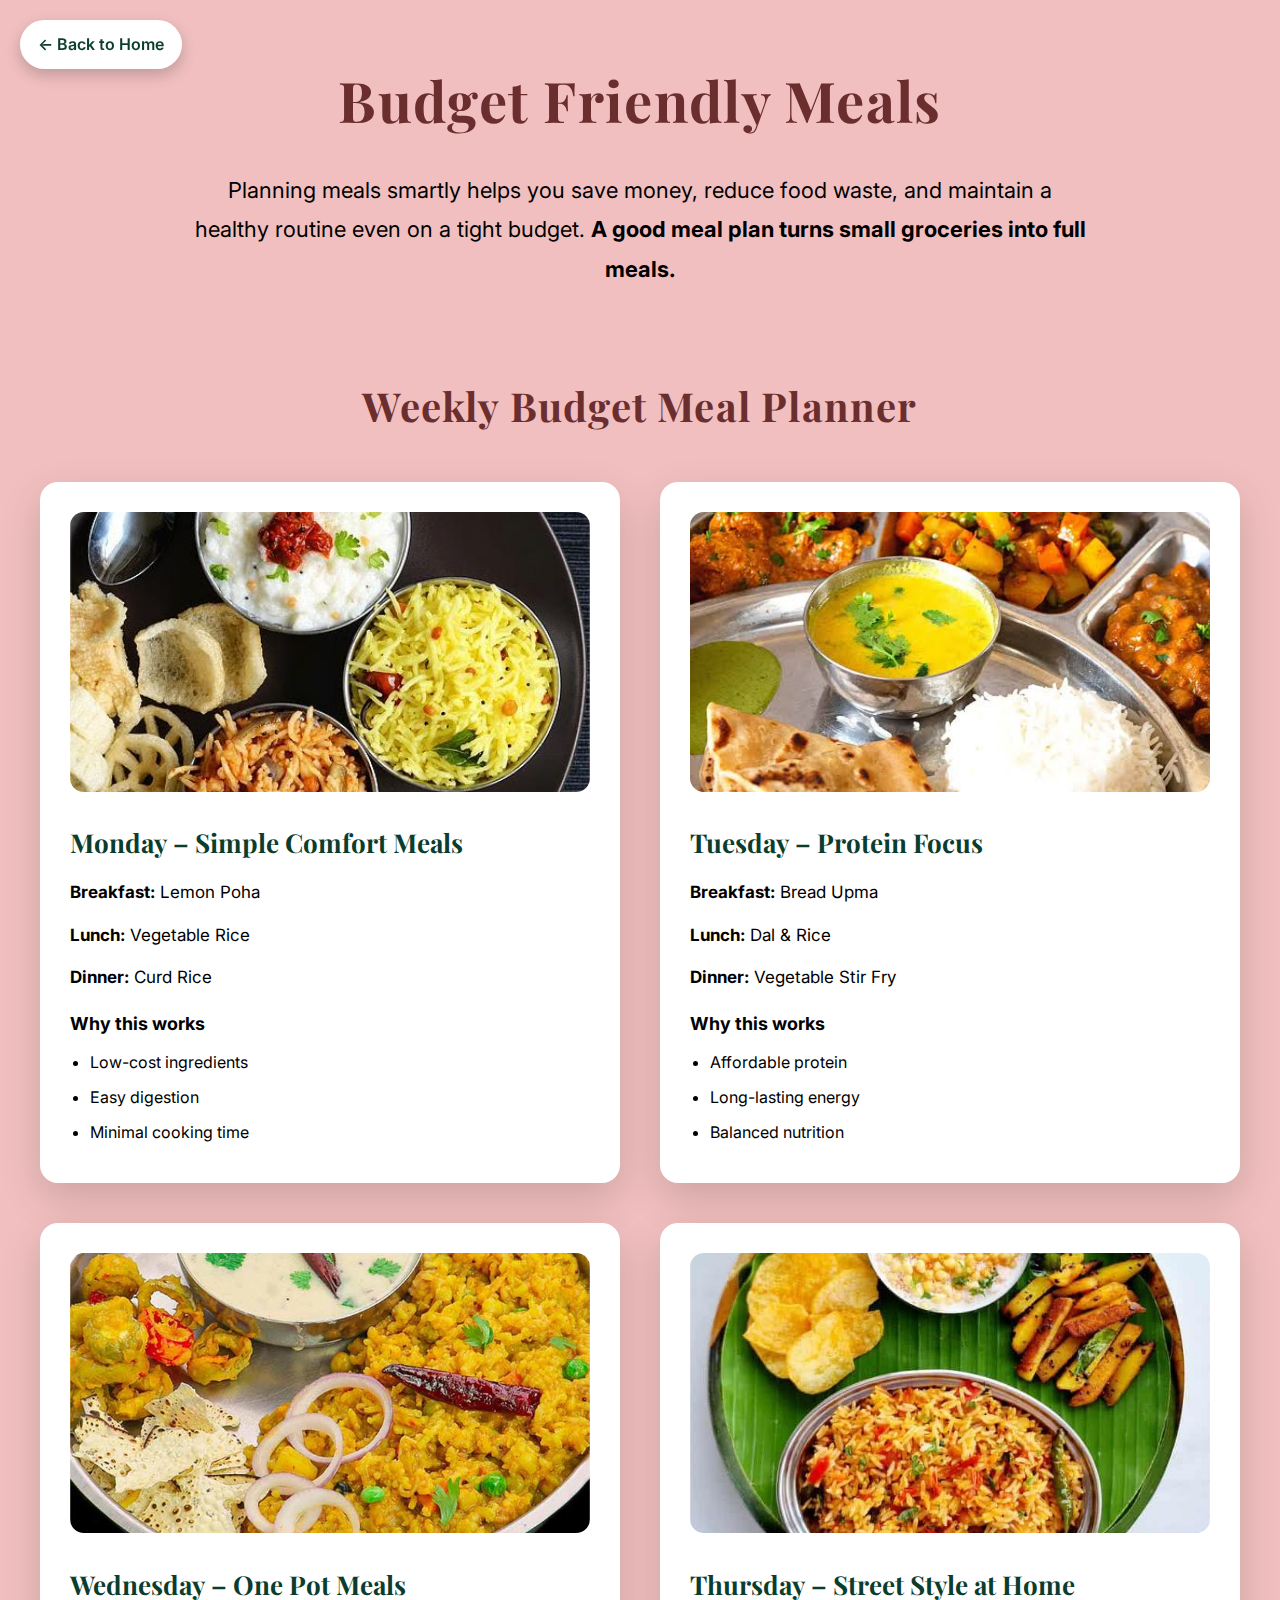
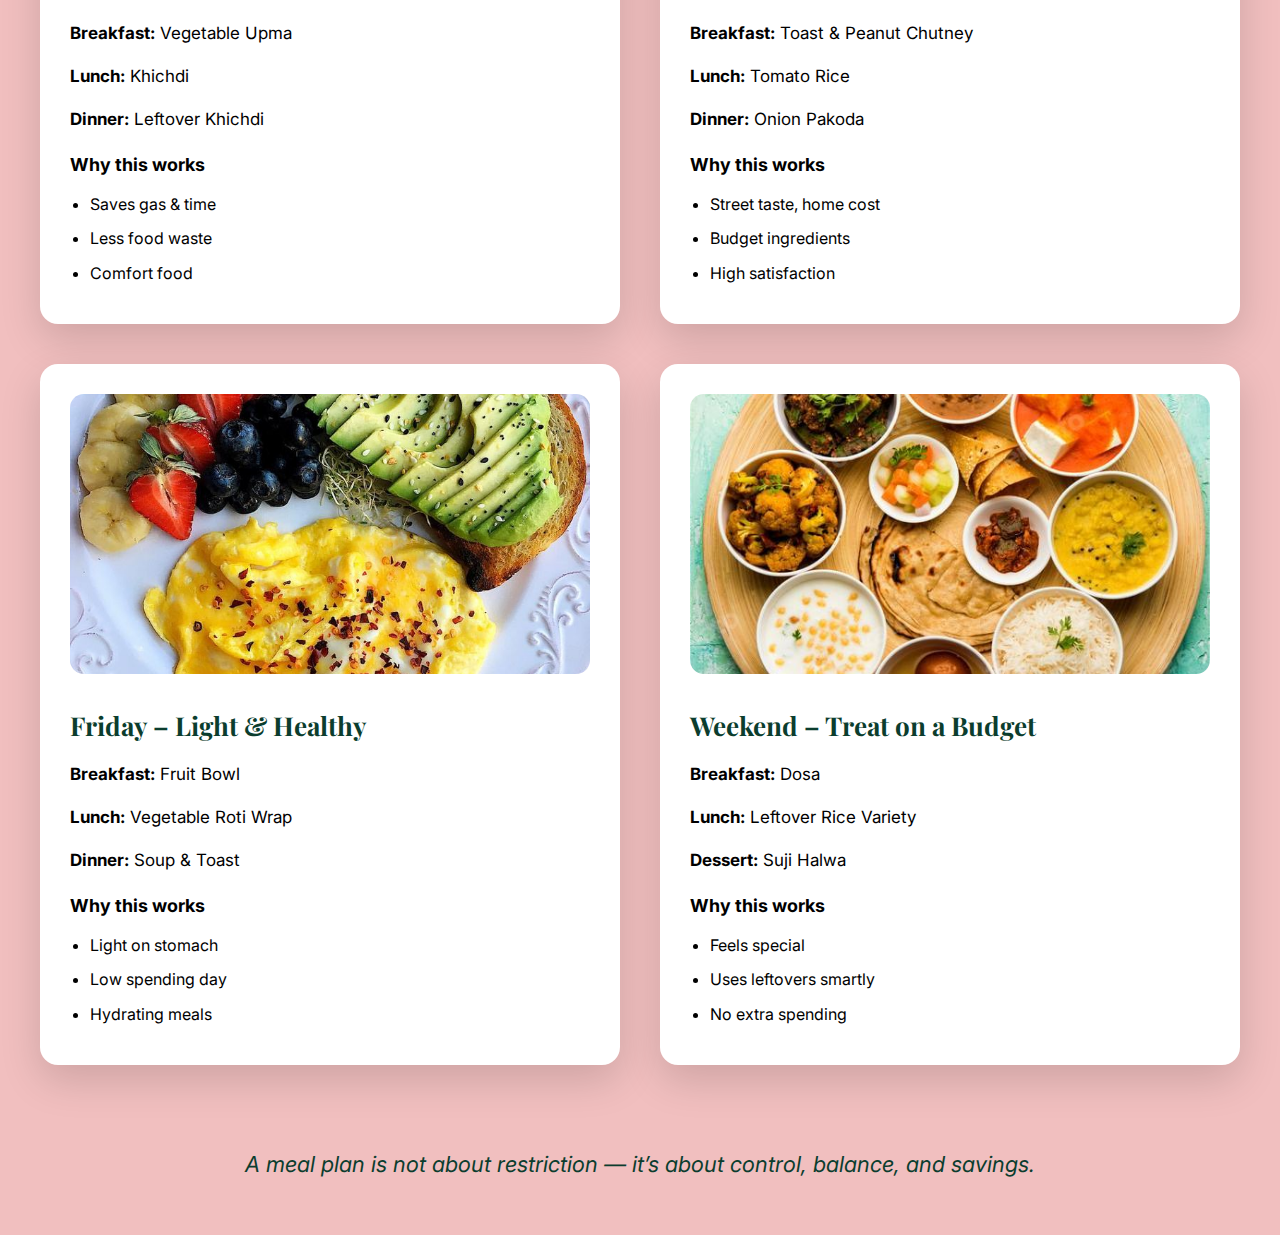
<file: Meal Planner.html>
<!DOCTYPE html>
<html lang="en">
<head>
<meta charset="UTF-8">
<title>Budget Friendly Meals</title>

<link href="https://fonts.googleapis.com/css2?family=Playfair+Display:wght@600;700&family=Inter:wght@400;500;600&display=swap" rel="stylesheet">

<style>
:root {
  --dark-green: #0b3d2e;
  --soft-green: #f1bfbf; /* light red */
  --card-bg: #ffffff;
  --text-black: #000000;
}
*{margin:0;padding:0;box-sizing:border-box;}
body{
  background:var(--soft-green);
  font-family:'Inter',sans-serif;
  color:var(--text-black);
  line-height:1.8;
  padding:50px 20px;
}

/* BACK BUTTON */
.back-home{
  position:fixed;
  top:20px;
  left:20px;
  background:#fff;
  color:#0b3d2e;
  padding:10px 18px;
  border-radius:25px;
  font-weight:600;
  text-decoration:none;
  box-shadow:0 6px 15px rgba(0,0,0,0.2);
}
.back-home:hover{
  background:#0b3d2e;
  color:#fff;
}

.header{
  text-align:center;
  max-width:900px;
  margin:0 auto 80px;
}
.header h1{
  font-family:'Playfair Display', serif;
  font-size:56px;
  color:#6b2e2e;        /* warm rose-brown */
  margin-bottom:20px;
  letter-spacing:1.3px;
}

.header p{font-size:22px;}

.section{
  max-width:1200px;
  margin:auto;
  margin-bottom:80px;
}
.section h2{
  font-family:'Playfair Display', serif;
  font-size:40px;
  color:#6b2e2e;        /* same tone for harmony */
  margin-bottom:40px;
  text-align:center;
  letter-spacing:1.2px;
}

.recipe-grid{
  display:grid;
  grid-template-columns:repeat(2,1fr);
  gap:40px;
}

.recipe-card{
  background:#fff;
  border-radius:18px;
  padding:30px;
  box-shadow:0 15px 40px rgba(0,0,0,0.15);
}
.recipe-card img{
  width:100%;
  height:280px;
  object-fit:cover;
  border-radius:14px;
  margin-bottom:20px;
}
.recipe-card h3{
  font-family:'Playfair Display',serif;
  font-size:26px;
  color:#0b3d2e;
  margin-bottom:10px;
}
.recipe-card p{font-size:17px;margin-bottom:12px;}
.recipe-card h4{font-size:18px;margin:15px 0 8px;}
.recipe-card ul{padding-left:20px;}
.recipe-card li{margin-bottom:6px;}

.quote{
  text-align:center;
  font-size:22px;
  font-style:italic;
  color:#0b3d2e;
}
</style>
</head>

<body>

<a href="index.html" class="back-home">← Back to Home</a>

<div class="header">
  <h1>Budget Friendly Meals</h1>
  <p>
    Planning meals smartly helps you save money, reduce food waste,  
    and maintain a healthy routine even on a tight budget.  
    <strong>A good meal plan turns small groceries into full meals.</strong>
  </p>
</div>

<div class="section">
<h2>Weekly Budget Meal Planner</h2>

<div class="recipe-grid">

<!-- Monday -->
<div class="recipe-card">
<img src="./images/monday.jpg">
<h3>Monday – Simple Comfort Meals</h3>
<p><strong>Breakfast:</strong> Lemon Poha</p>
<p><strong>Lunch:</strong> Vegetable Rice</p>
<p><strong>Dinner:</strong> Curd Rice</p>

<h4>Why this works</h4>
<ul>
<li>Low-cost ingredients</li>
<li>Easy digestion</li>
<li>Minimal cooking time</li>
</ul>
</div>

<!-- Tuesday -->
<div class="recipe-card">
<img src="./images/tuesday.jpg">
<h3>Tuesday – Protein Focus</h3>
<p><strong>Breakfast:</strong> Bread Upma</p>
<p><strong>Lunch:</strong> Dal & Rice</p>
<p><strong>Dinner:</strong> Vegetable Stir Fry</p>

<h4>Why this works</h4>
<ul>
<li>Affordable protein</li>
<li>Long-lasting energy</li>
<li>Balanced nutrition</li>
</ul>
</div>

<!-- Wednesday -->
<div class="recipe-card">
<img src="./images/wednesday.jpg">
<h3>Wednesday – One Pot Meals</h3>
<p><strong>Breakfast:</strong> Vegetable Upma</p>
<p><strong>Lunch:</strong> Khichdi</p>
<p><strong>Dinner:</strong> Leftover Khichdi</p>

<h4>Why this works</h4>
<ul>
<li>Saves gas & time</li>
<li>Less food waste</li>
<li>Comfort food</li>
</ul>
</div>

<!-- Thursday -->
<div class="recipe-card">
<img src="./images/thursday.jpg">
<h3>Thursday – Street Style at Home</h3>
<p><strong>Breakfast:</strong> Toast & Peanut Chutney</p>
<p><strong>Lunch:</strong> Tomato Rice</p>
<p><strong>Dinner:</strong> Onion Pakoda</p>

<h4>Why this works</h4>
<ul>
<li>Street taste, home cost</li>
<li>Budget ingredients</li>
<li>High satisfaction</li>
</ul>
</div>

<!-- Friday -->
<div class="recipe-card">
<img src="./images/friday.jpg">
<h3>Friday – Light & Healthy</h3>
<p><strong>Breakfast:</strong> Fruit Bowl</p>
<p><strong>Lunch:</strong> Vegetable Roti Wrap</p>
<p><strong>Dinner:</strong> Soup & Toast</p>

<h4>Why this works</h4>
<ul>
<li>Light on stomach</li>
<li>Low spending day</li>
<li>Hydrating meals</li>
</ul>
</div>

<!-- Weekend -->
<div class="recipe-card">
<img src="./images/weekend.jpg">
<h3>Weekend – Treat on a Budget</h3>
<p><strong>Breakfast:</strong> Dosa</p>
<p><strong>Lunch:</strong> Leftover Rice Variety</p>
<p><strong>Dessert:</strong> Suji Halwa</p>

<h4>Why this works</h4>
<ul>
<li>Feels special</li>
<li>Uses leftovers smartly</li>
<li>No extra spending</li>
</ul>
</div>

</div>
</div>

<p class="quote">
A meal plan is not about restriction — it’s about control, balance, and savings.
</p>

</body>
</html>
</file>
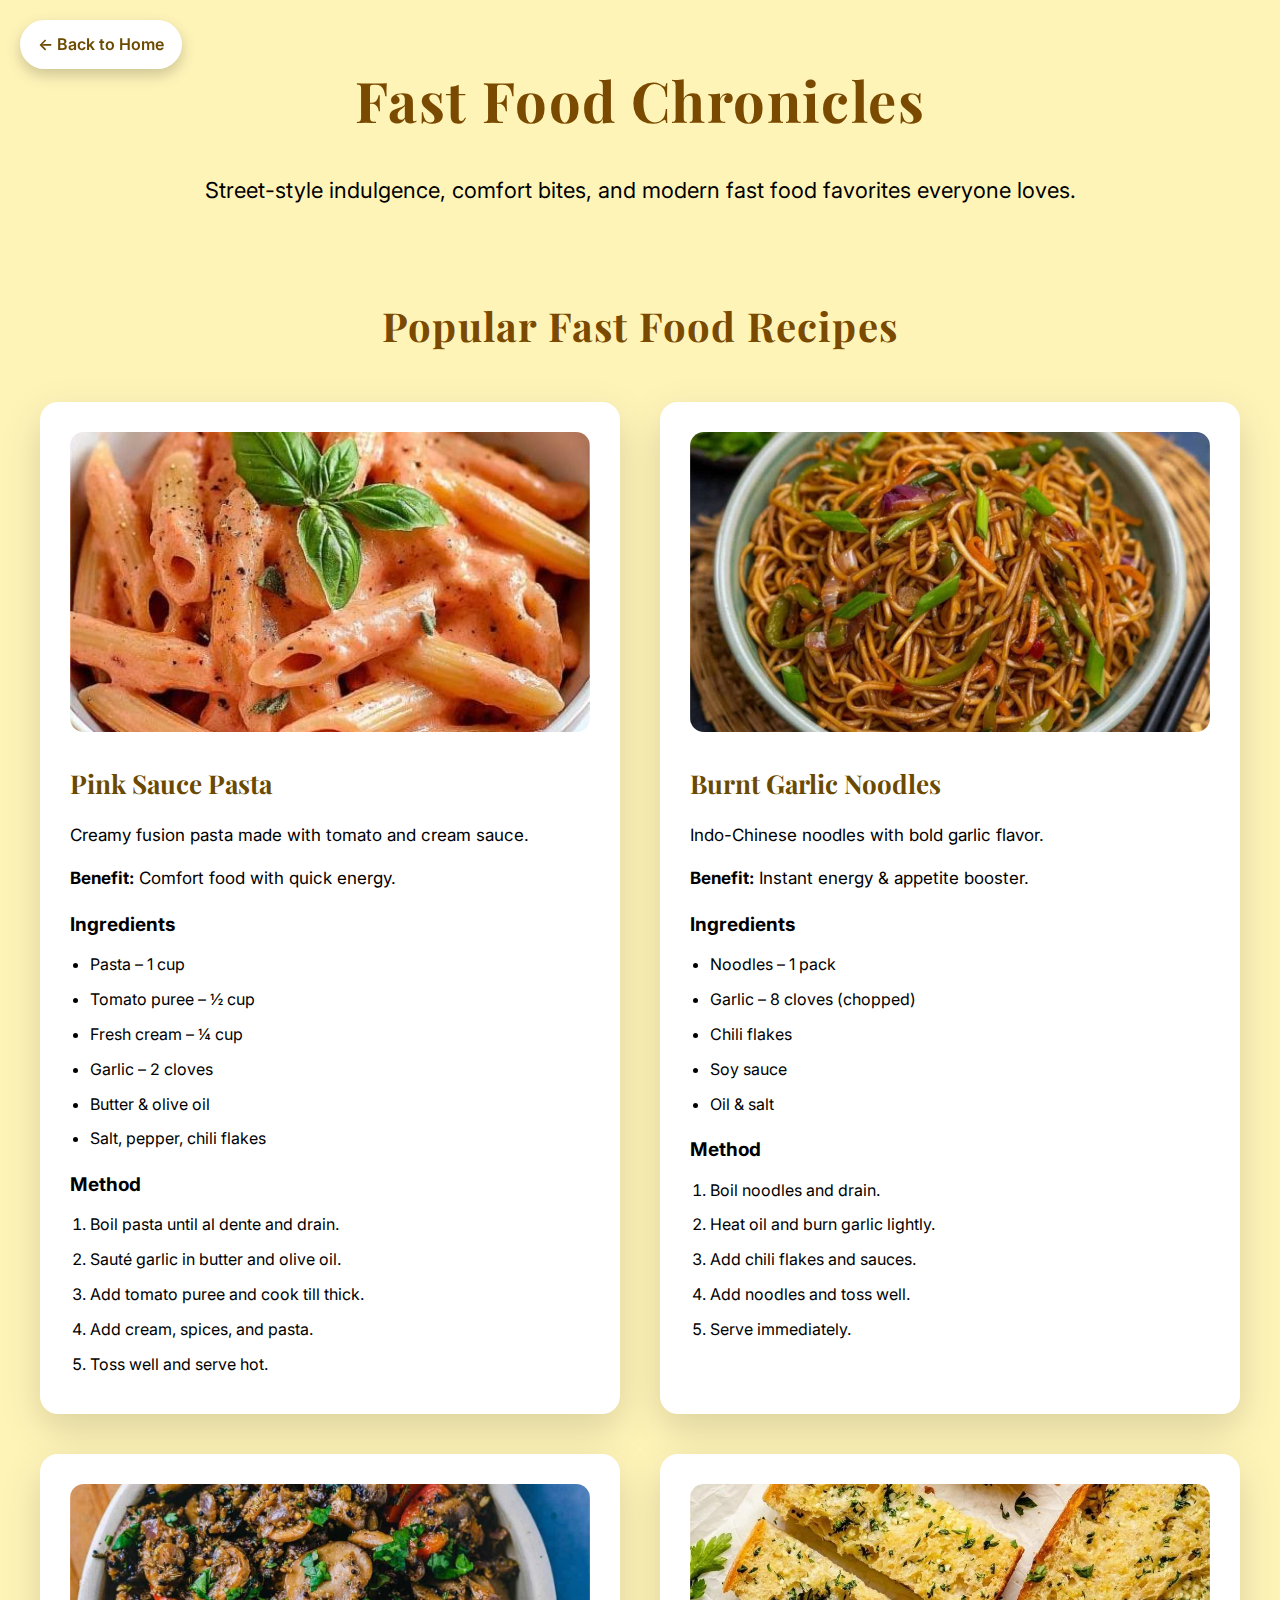
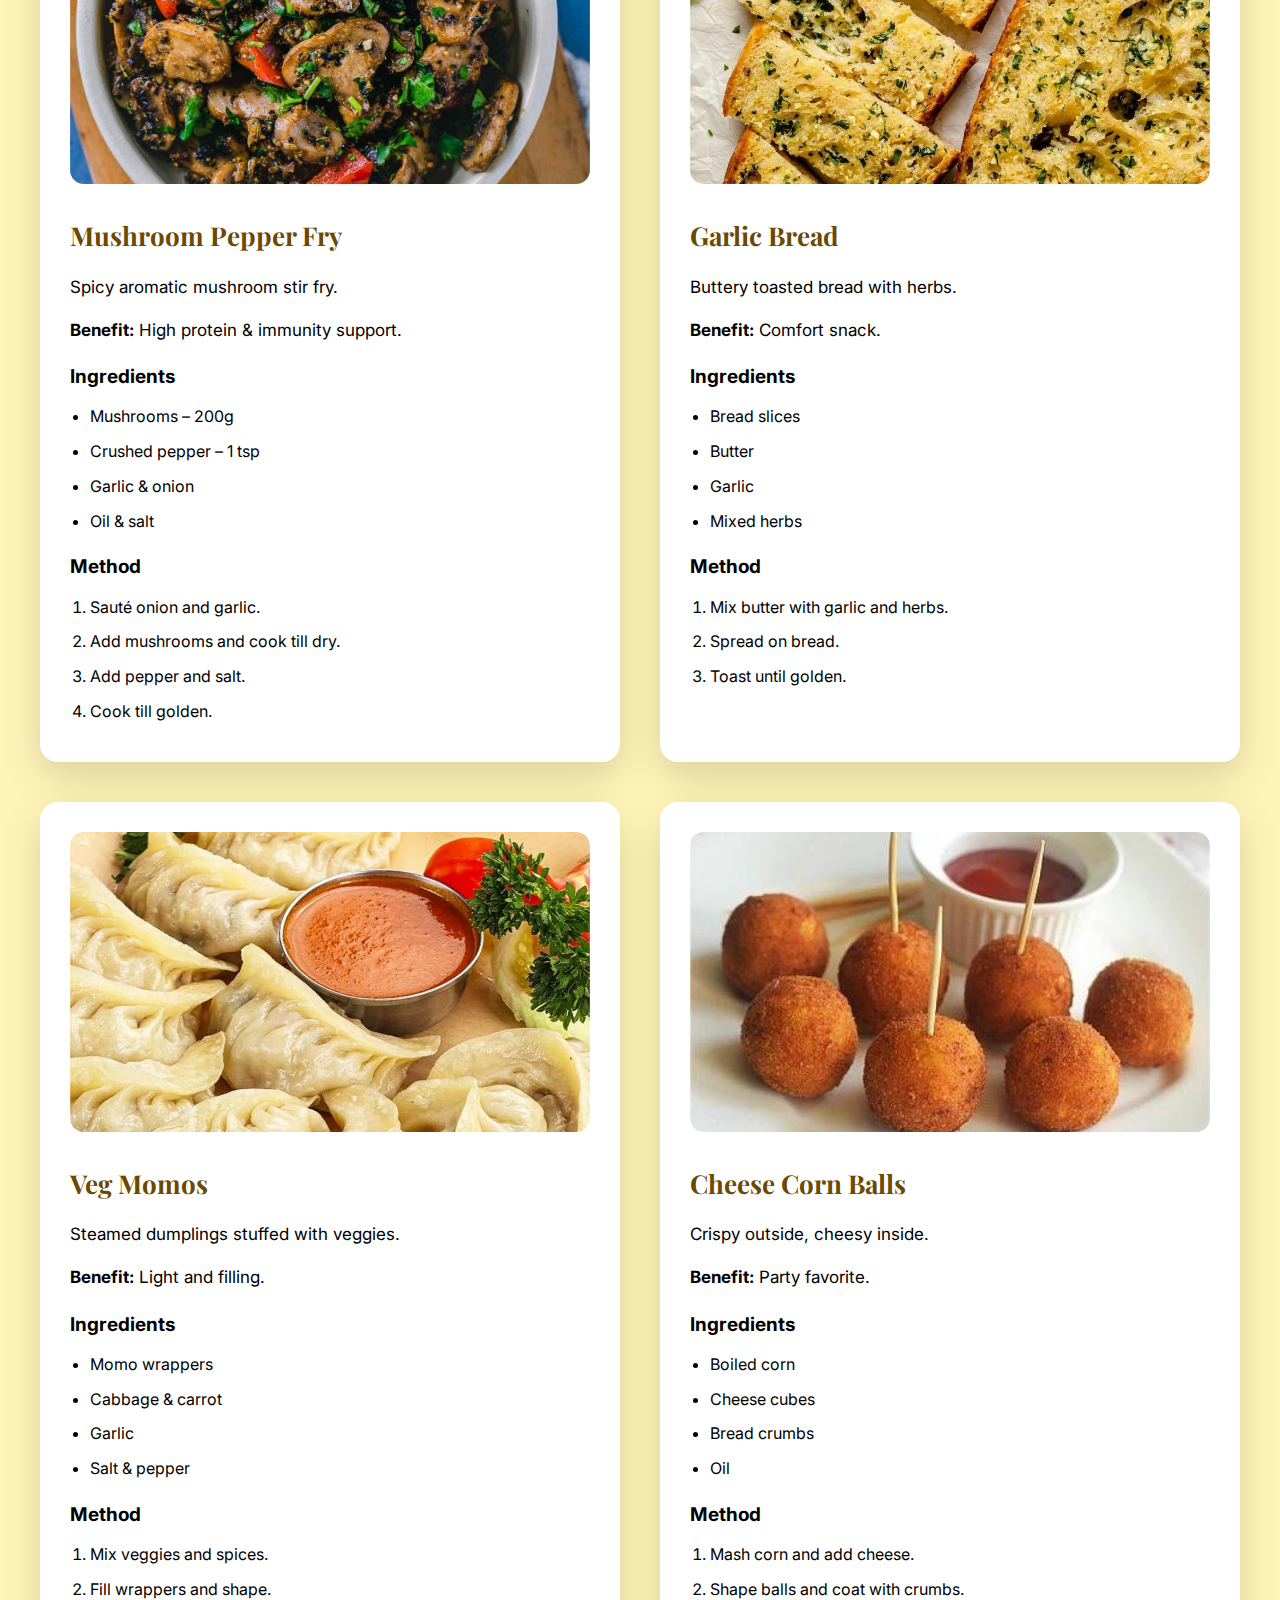
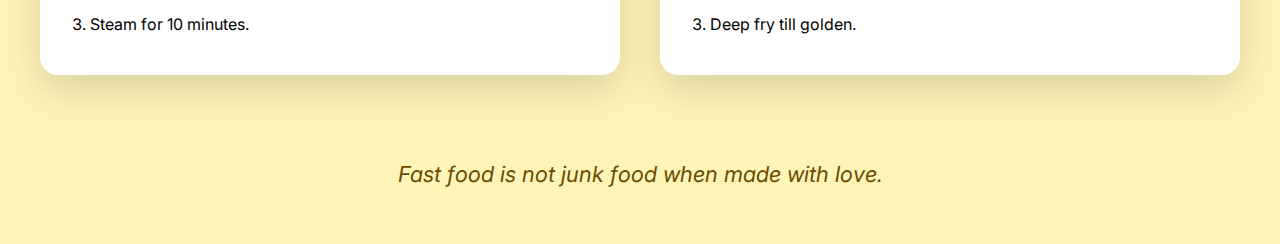
<file: Street Food Chronicles.html>
<!DOCTYPE html>
<html lang="en">
<head>
<meta charset="UTF-8">
<title>Fast Food Chronicles</title>

<link href="https://fonts.googleapis.com/css2?family=Playfair+Display:wght@600;700&family=Inter:wght@400;500;600&display=swap" rel="stylesheet">

<style>
:root {
  --dark-brown: #6b4a00;
  --pastel-yellow: #FFF4B8;
  --card-bg: #ffffff;
  --text-black: #000000;
}

*{margin:0;padding:0;box-sizing:border-box;}

body{
  background: var(--pastel-yellow);
  font-family:'Inter',sans-serif;
  color:var(--text-black);
  line-height:1.8;
  padding:50px 20px;
}

/* BACK TO HOME BUTTON */
.back-home{
  position:fixed;
  top:20px;
  left:20px;
  background:#fff;
  color:#6b4a00;
  padding:10px 18px;
  border-radius:25px;
  font-weight:600;
  text-decoration:none;
  box-shadow:0 6px 15px rgba(0,0,0,0.2);
}
.back-home:hover{
  background:#6b4a00;
  color:#fff;
}

.header{
  text-align:center;
  max-width:900px;
  margin:0 auto 80px;
}
.header h1{
  font-family:'Playfair Display', serif;
  font-size:56px;
  color:#7a4a00;          /* warm fast-food brown */
  margin-bottom:20px;
  letter-spacing:1.4px;
}

.header p{font-size:22px;}

.section{
  max-width:1200px;
  margin:auto;
  margin-bottom:80px;
}
.section h2{
  font-family:'Playfair Display', serif;
  font-size:40px;
  color:#7a4a00;          /* same tone for consistency */
  margin-bottom:40px;
  text-align:center;
  letter-spacing:1.2px;
}

.recipe-grid{
  display:grid;
  grid-template-columns:repeat(2,1fr);
  gap:40px;
}

.recipe-card{
  background:#fff;
  border-radius:18px;
  padding:30px;
  box-shadow:0 15px 40px rgba(0,0,0,0.15);
}
.recipe-card img{
  width:100%;
  height:300px;
  object-fit:cover;
  border-radius:14px;
  margin-bottom:20px;
}
.recipe-card h3{
  font-family:'Playfair Display',serif;
  font-size:26px;
  color:#6b4a00;
  margin-bottom:12px;
}
.recipe-card p{font-size:17px;margin-bottom:12px;}
.recipe-card h4{font-size:19px;margin:15px 0 8px;}
.recipe-card ul,ol{padding-left:20px;}
.recipe-card li{margin-bottom:6px;}

.quote{
  text-align:center;
  font-size:22px;
  font-style:italic;
  margin-top:80px;
  color:#6b4a00;
}
</style>
</head>

<body>

<a href="index.html" class="back-home">← Back to Home</a>

<div class="header">
  <h1>Fast Food Chronicles</h1>
  <p>Street-style indulgence, comfort bites, and modern fast food favorites everyone loves.</p>
</div>

<div class="section">
<h2>Popular Fast Food Recipes</h2>

<div class="recipe-grid">

<!-- Pink Sauce Pasta -->
<div class="recipe-card">
<img src="./images/pink-sauce-pasta.jpg">
<h3>Pink Sauce Pasta</h3>
<p>Creamy fusion pasta made with tomato and cream sauce.</p>
<p><strong>Benefit:</strong> Comfort food with quick energy.</p>
<h4>Ingredients</h4>
<ul>
<li>Pasta – 1 cup</li>
<li>Tomato puree – ½ cup</li>
<li>Fresh cream – ¼ cup</li>
<li>Garlic – 2 cloves</li>
<li>Butter & olive oil</li>
<li>Salt, pepper, chili flakes</li>
</ul>
<h4>Method</h4>
<ol>
<li>Boil pasta until al dente and drain.</li>
<li>Sauté garlic in butter and olive oil.</li>
<li>Add tomato puree and cook till thick.</li>
<li>Add cream, spices, and pasta.</li>
<li>Toss well and serve hot.</li>
</ol>
</div>

<!-- Burnt Garlic Noodles -->
<div class="recipe-card">
<img src="./images/chilli-garlic-noodles.jpg">
<h3>Burnt Garlic Noodles</h3>
<p>Indo-Chinese noodles with bold garlic flavor.</p>
<p><strong>Benefit:</strong> Instant energy & appetite booster.</p>
<h4>Ingredients</h4>
<ul>
<li>Noodles – 1 pack</li>
<li>Garlic – 8 cloves (chopped)</li>
<li>Chili flakes</li>
<li>Soy sauce</li>
<li>Oil & salt</li>
</ul>
<h4>Method</h4>
<ol>
<li>Boil noodles and drain.</li>
<li>Heat oil and burn garlic lightly.</li>
<li>Add chili flakes and sauces.</li>
<li>Add noodles and toss well.</li>
<li>Serve immediately.</li>
</ol>
</div>

<!-- Mushroom Pepper Fry -->
<div class="recipe-card">
<img src="./images/mushroom-pepper-fry.jpg">
<h3>Mushroom Pepper Fry</h3>
<p>Spicy aromatic mushroom stir fry.</p>
<p><strong>Benefit:</strong> High protein & immunity support.</p>
<h4>Ingredients</h4>
<ul>
<li>Mushrooms – 200g</li>
<li>Crushed pepper – 1 tsp</li>
<li>Garlic & onion</li>
<li>Oil & salt</li>
</ul>
<h4>Method</h4>
<ol>
<li>Sauté onion and garlic.</li>
<li>Add mushrooms and cook till dry.</li>
<li>Add pepper and salt.</li>
<li>Cook till golden.</li>
</ol>
</div>

<!-- Garlic Bread -->
<div class="recipe-card">
<img src="./images/garlic-bread.jpg">
<h3>Garlic Bread</h3>
<p>Buttery toasted bread with herbs.</p>
<p><strong>Benefit:</strong> Comfort snack.</p>
<h4>Ingredients</h4>
<ul>
<li>Bread slices</li>
<li>Butter</li>
<li>Garlic</li>
<li>Mixed herbs</li>
</ul>
<h4>Method</h4>
<ol>
<li>Mix butter with garlic and herbs.</li>
<li>Spread on bread.</li>
<li>Toast until golden.</li>
</ol>
</div>

<!-- Veg Momos -->
<div class="recipe-card">
<img src="./images/veg-momos.jpg">
<h3>Veg Momos</h3>
<p>Steamed dumplings stuffed with veggies.</p>
<p><strong>Benefit:</strong> Light and filling.</p>
<h4>Ingredients</h4>
<ul>
<li>Momo wrappers</li>
<li>Cabbage & carrot</li>
<li>Garlic</li>
<li>Salt & pepper</li>
</ul>
<h4>Method</h4>
<ol>
<li>Mix veggies and spices.</li>
<li>Fill wrappers and shape.</li>
<li>Steam for 10 minutes.</li>
</ol>
</div>

<!-- Cheese Corn Balls -->
<div class="recipe-card">
<img src="./images/cheese-corn-balls.jpg">
<h3>Cheese Corn Balls</h3>
<p>Crispy outside, cheesy inside.</p>
<p><strong>Benefit:</strong> Party favorite.</p>
<h4>Ingredients</h4>
<ul>
<li>Boiled corn</li>
<li>Cheese cubes</li>
<li>Bread crumbs</li>
<li>Oil</li>
</ul>
<h4>Method</h4>
<ol>
<li>Mash corn and add cheese.</li>
<li>Shape balls and coat with crumbs.</li>
<li>Deep fry till golden.</li>
</ol>
</div>

</div>
</div>

<p class="quote">Fast food is not junk food when made with love.</p>

</body>
</html>
</file>
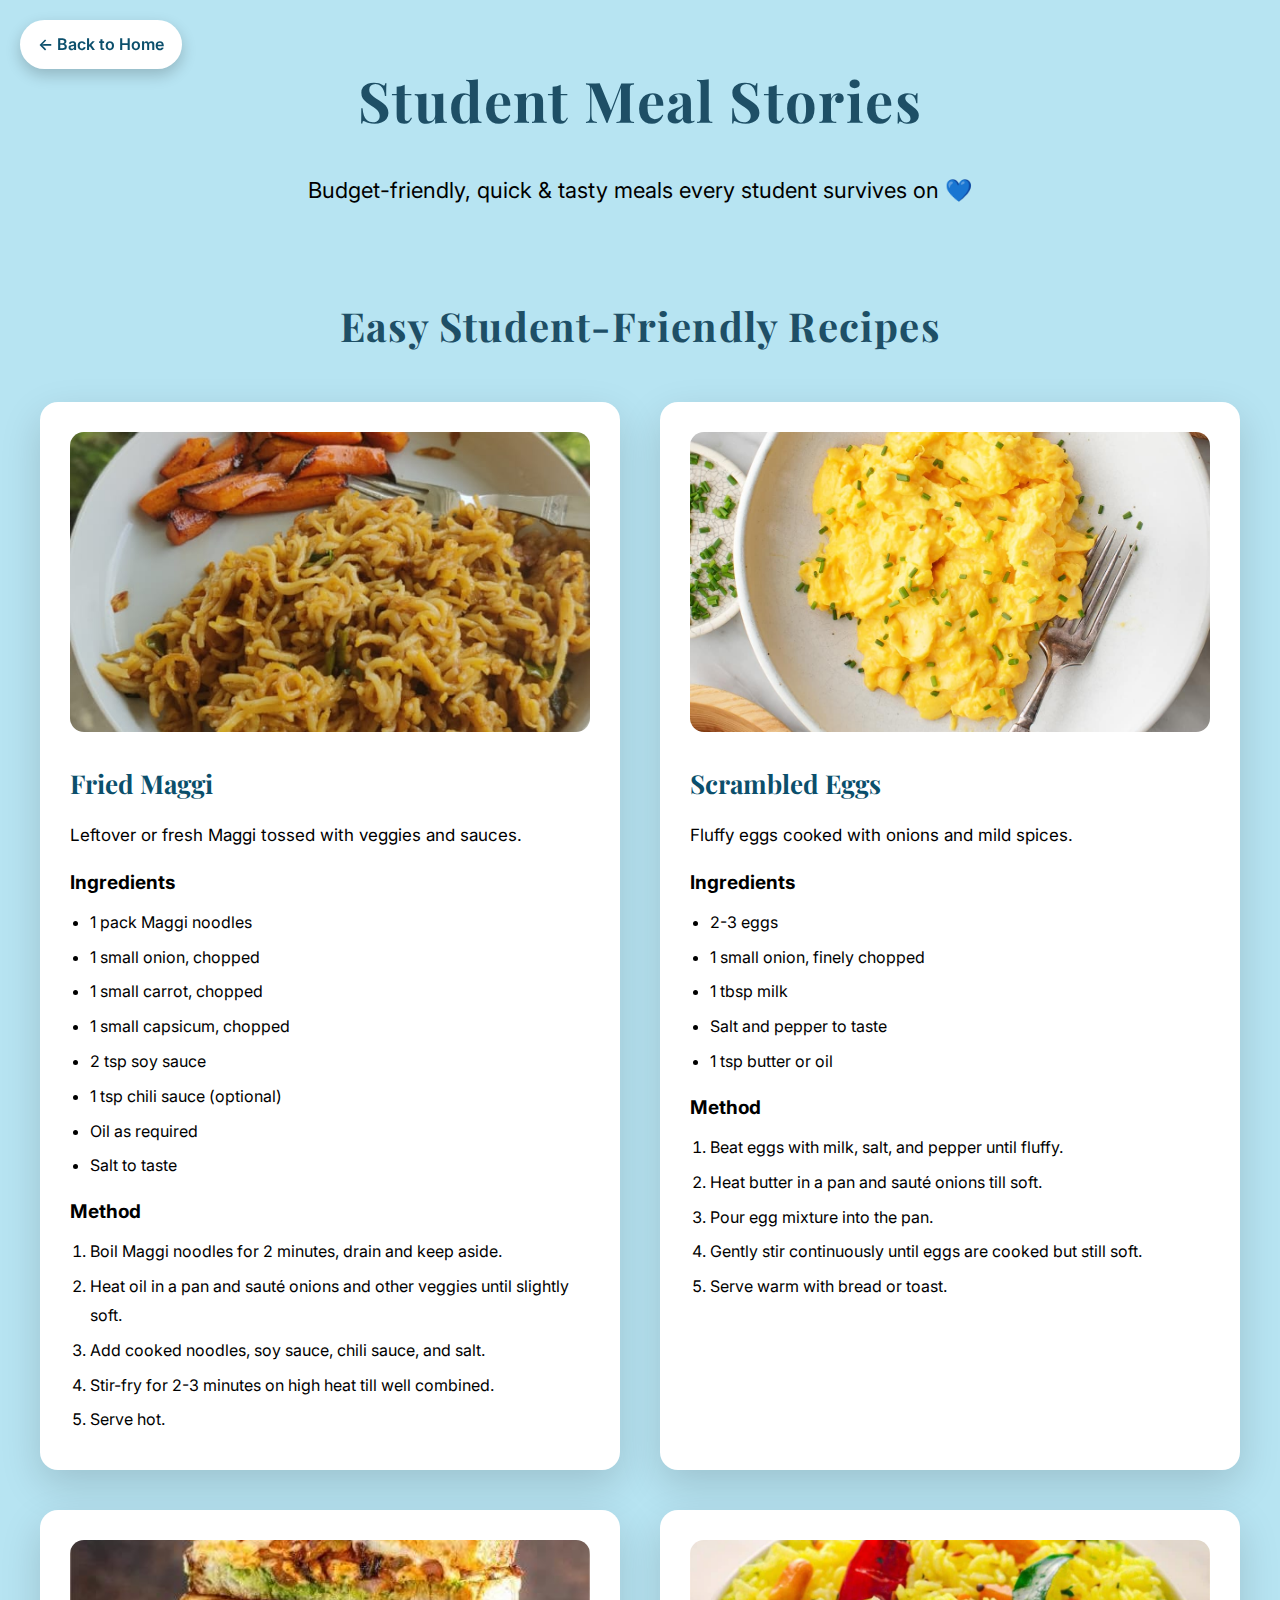
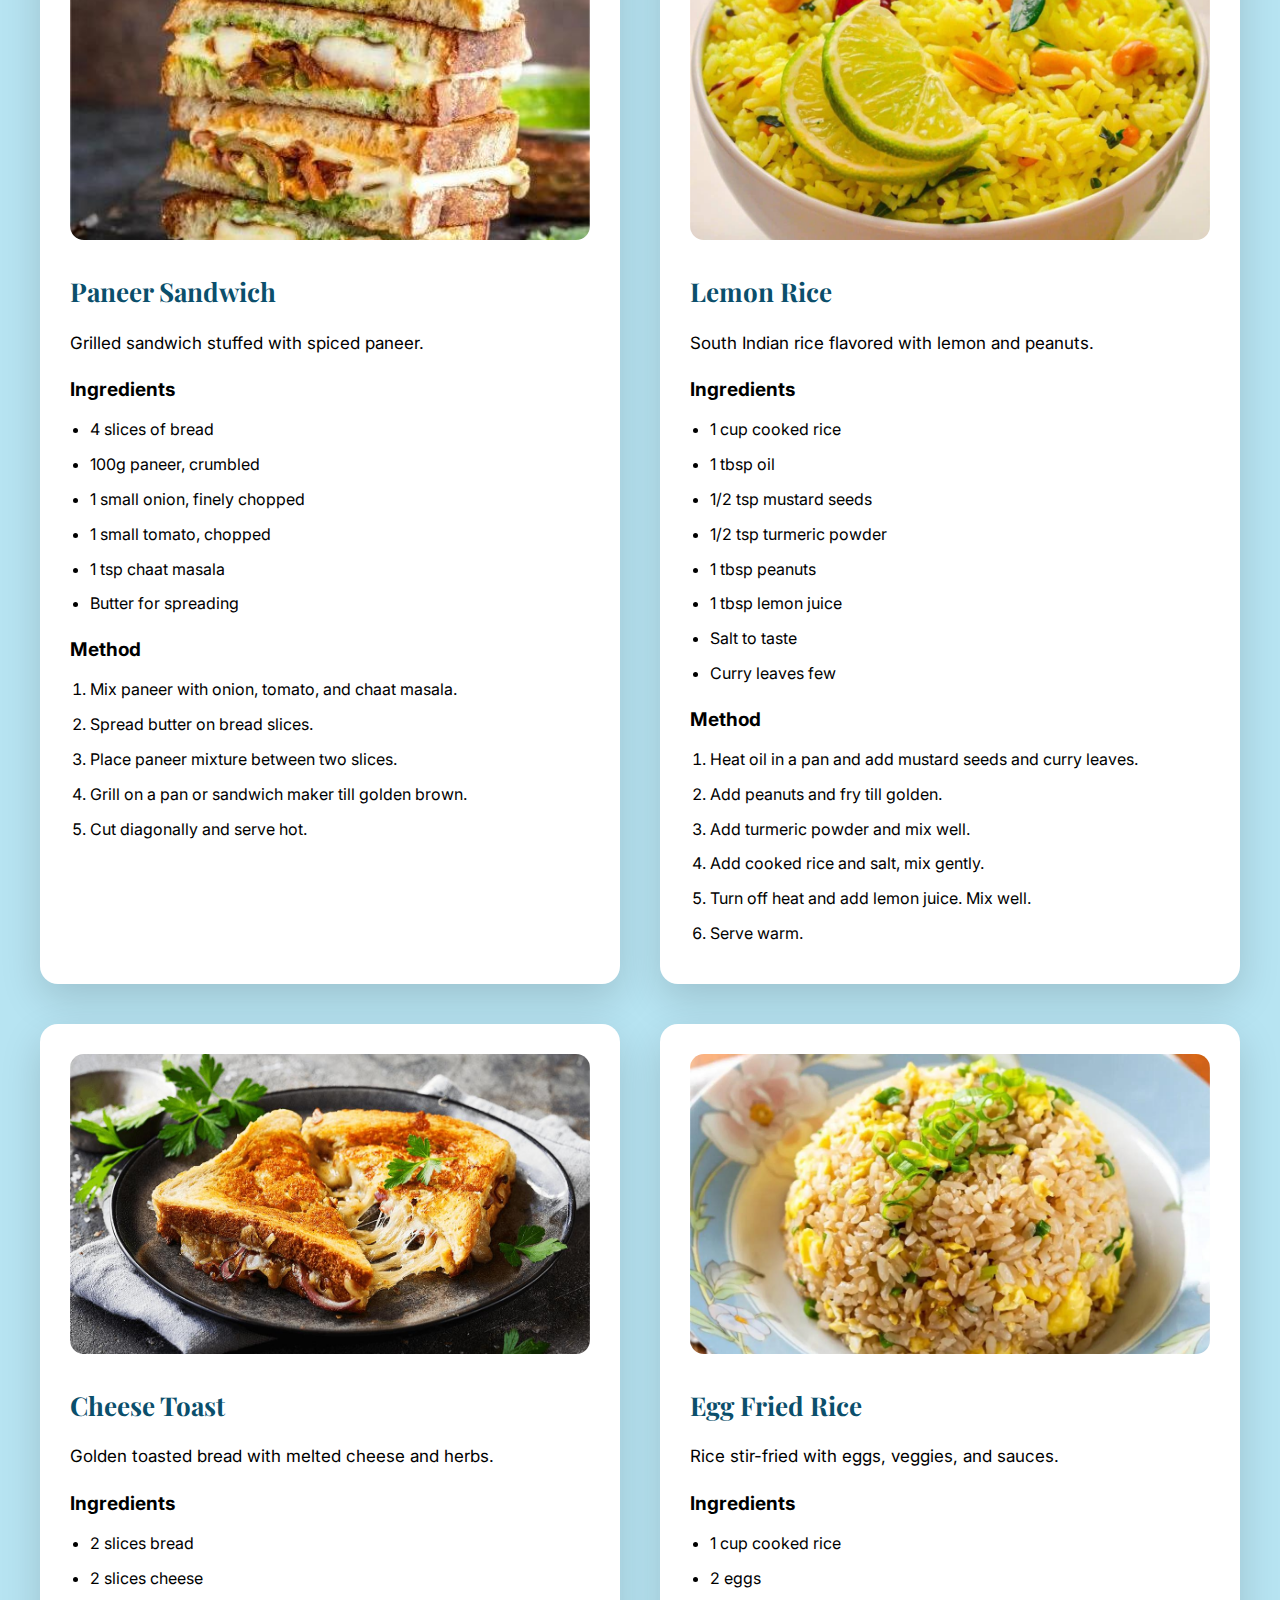
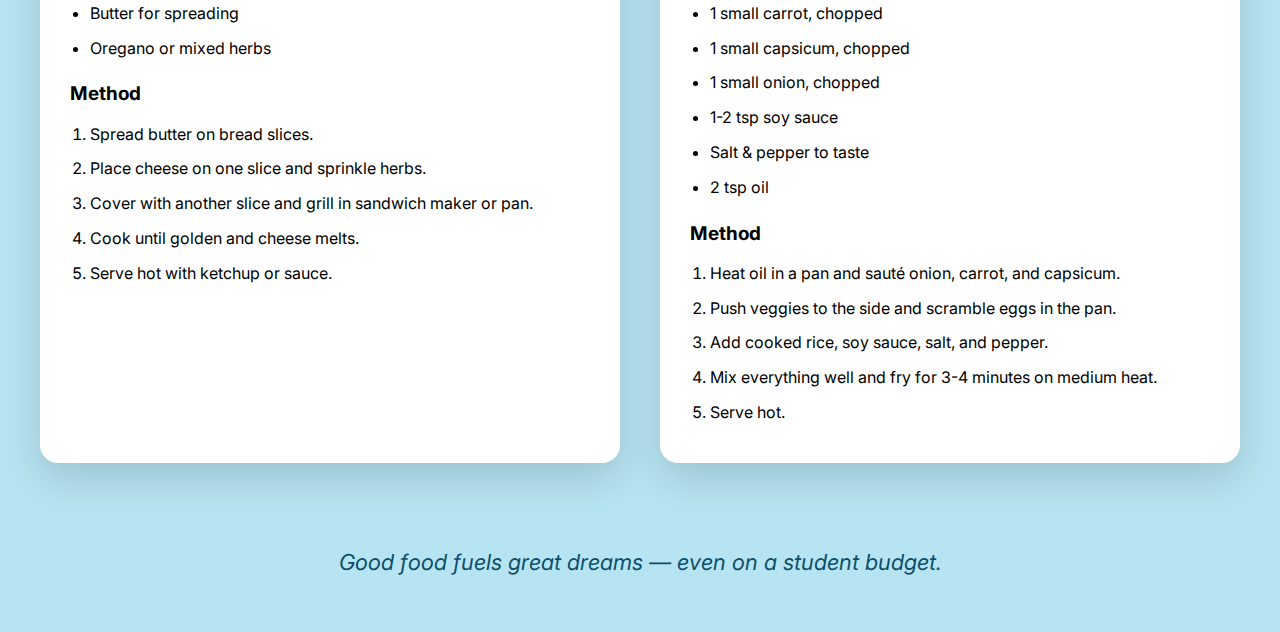
<file: Student Meals.html>
<!DOCTYPE html>
<html lang="en">
<head>
<meta charset="UTF-8">
<title>Student Meal Stories</title>

<link href="https://fonts.googleapis.com/css2?family=Playfair+Display:wght@600;700&family=Inter:wght@400;500;600&display=swap" rel="stylesheet">

<style>
:root {
  --dark-brown: #367894;
  --sea-blue: #b7e4f2; /* 🌊 sea blue */
  --card-bg: #ffffff;
  --text-black: #000000;
}

*{
  margin:0;
  padding:0;
  box-sizing:border-box;
}

body{
  background: var(--sea-blue);
  font-family:'Inter',sans-serif;
  color:var(--text-black);
  line-height:1.8;
  padding:50px 20px;
}

/* BACK TO HOME BUTTON */
.back-home {
  position: fixed;
  top: 20px;
  left: 20px;
  background: #ffffff;
  color: #0b4f6c;
  padding: 10px 18px;
  border-radius: 25px;
  font-weight: 600;
  text-decoration: none;
  box-shadow: 0 6px 15px rgba(0,0,0,0.2);
}
.back-home:hover {
  background: #0b4f6c;
  color: #ffffff;
}

.header{
  text-align:center;
  max-width:900px;
  margin:0 auto 80px;
}
.header h1{
  font-family:'Playfair Display', serif;
  font-size:56px;
  color:#1e4f66;          /* calm slate blue */
  margin-bottom:20px;
  letter-spacing:1.4px;
}

.header p{
  font-size:22px;
}

.section{
  max-width:1200px;
  margin:auto;
  margin-bottom:80px;
}
.section h2{
  font-family:'Playfair Display', serif;
  font-size:40px;
  color:#1e4f66;          /* same tone for consistency */
  margin-bottom:40px;
  text-align:center;
  letter-spacing:1.2px;
}

.recipe-grid{
  display:grid;
  grid-template-columns:repeat(2,1fr);
  gap:40px;
}

.recipe-card{
  background:#fff;
  border-radius:18px;
  padding:30px;
  box-shadow:0 15px 40px rgba(0,0,0,0.15);
}
.recipe-card img{
  width:100%;
  height:300px;
  object-fit:cover;
  border-radius:14px;
  margin-bottom:20px;
}
.recipe-card h3{
  font-family:'Playfair Display',serif;
  font-size:26px;
  color:#0b4f6c;
  margin-bottom:12px;
}
.recipe-card p{
  font-size:17px;
  margin-bottom:15px;
}
.recipe-card h4{
  font-size:19px;
  margin:15px 0 8px;
}
.recipe-card ul,
.recipe-card ol{
  padding-left:20px;
}
.recipe-card li{
  font-size:16px;
  margin-bottom:6px;
}

.quote{
  text-align:center;
  font-size:22px;
  font-style:italic;
  margin-top:80px;
  color:#0b4f6c;
}
</style>
</head>

<body>

<a href="index.html" class="back-home">← Back to Home</a>

<div class="header">
  <h1>Student Meal Stories</h1>
  <p>
    Budget-friendly, quick & tasty meals  
    every student survives on 💙
  </p>
</div>

<div class="section">
<h2>Easy Student-Friendly Recipes</h2>

<div class="recipe-grid">

<!-- Fried Maggi -->
<div class="recipe-card">
<img src="./images/fried-maggie.jpg">
<h3>Fried Maggi</h3>
<p>Leftover or fresh Maggi tossed with veggies and sauces.</p>
<h4>Ingredients</h4>
<ul>
<li>1 pack Maggi noodles</li>
<li>1 small onion, chopped</li>
<li>1 small carrot, chopped</li>
<li>1 small capsicum, chopped</li>
<li>2 tsp soy sauce</li>
<li>1 tsp chili sauce (optional)</li>
<li>Oil as required</li>
<li>Salt to taste</li>
</ul>
<h4>Method</h4>
<ol>
<li>Boil Maggi noodles for 2 minutes, drain and keep aside.</li>
<li>Heat oil in a pan and sauté onions and other veggies until slightly soft.</li>
<li>Add cooked noodles, soy sauce, chili sauce, and salt.</li>
<li>Stir-fry for 2-3 minutes on high heat till well combined.</li>
<li>Serve hot.</li>
</ol>
</div>

<!-- Scrambled Eggs -->
<div class="recipe-card">
<img src="./images/scrambled-eggs.jpg">
<h3>Scrambled Eggs</h3>
<p>Fluffy eggs cooked with onions and mild spices.</p>
<h4>Ingredients</h4>
<ul>
<li>2-3 eggs</li>
<li>1 small onion, finely chopped</li>
<li>1 tbsp milk</li>
<li>Salt and pepper to taste</li>
<li>1 tsp butter or oil</li>
</ul>
<h4>Method</h4>
<ol>
<li>Beat eggs with milk, salt, and pepper until fluffy.</li>
<li>Heat butter in a pan and sauté onions till soft.</li>
<li>Pour egg mixture into the pan.</li>
<li>Gently stir continuously until eggs are cooked but still soft.</li>
<li>Serve warm with bread or toast.</li>
</ol>
</div>

<!-- Paneer Sandwich -->
<div class="recipe-card">
<img src="./images/paneer-sandwich.jpg">
<h3>Paneer Sandwich</h3>
<p>Grilled sandwich stuffed with spiced paneer.</p>
<h4>Ingredients</h4>
<ul>
<li>4 slices of bread</li>
<li>100g paneer, crumbled</li>
<li>1 small onion, finely chopped</li>
<li>1 small tomato, chopped</li>
<li>1 tsp chaat masala</li>
<li>Butter for spreading</li>
</ul>
<h4>Method</h4>
<ol>
<li>Mix paneer with onion, tomato, and chaat masala.</li>
<li>Spread butter on bread slices.</li>
<li>Place paneer mixture between two slices.</li>
<li>Grill on a pan or sandwich maker till golden brown.</li>
<li>Cut diagonally and serve hot.</li>
</ol>
</div>

<!-- Lemon Rice -->
<div class="recipe-card">
<img src="./images/lemon-rice.jpg">
<h3>Lemon Rice</h3>
<p>South Indian rice flavored with lemon and peanuts.</p>
<h4>Ingredients</h4>
<ul>
<li>1 cup cooked rice</li>
<li>1 tbsp oil</li>
<li>1/2 tsp mustard seeds</li>
<li>1/2 tsp turmeric powder</li>
<li>1 tbsp peanuts</li>
<li>1 tbsp lemon juice</li>
<li>Salt to taste</li>
<li>Curry leaves few</li>
</ul>
<h4>Method</h4>
<ol>
<li>Heat oil in a pan and add mustard seeds and curry leaves.</li>
<li>Add peanuts and fry till golden.</li>
<li>Add turmeric powder and mix well.</li>
<li>Add cooked rice and salt, mix gently.</li>
<li>Turn off heat and add lemon juice. Mix well.</li>
<li>Serve warm.</li>
</ol>
</div>

<!-- Cheese Toast -->
<div class="recipe-card">
<img src="./images/cheese-toast.jpg">
<h3>Cheese Toast</h3>
<p>Golden toasted bread with melted cheese and herbs.</p>
<h4>Ingredients</h4>
<ul>
<li>2 slices bread</li>
<li>2 slices cheese</li>
<li>Butter for spreading</li>
<li>Oregano or mixed herbs</li>
</ul>
<h4>Method</h4>
<ol>
<li>Spread butter on bread slices.</li>
<li>Place cheese on one slice and sprinkle herbs.</li>
<li>Cover with another slice and grill in sandwich maker or pan.</li>
<li>Cook until golden and cheese melts.</li>
<li>Serve hot with ketchup or sauce.</li>
</ol>
</div>

<!-- Egg Fried Rice -->
<div class="recipe-card">
<img src="./images/egg-fried-rice.jpg">
<h3>Egg Fried Rice</h3>
<p>Rice stir-fried with eggs, veggies, and sauces.</p>
<h4>Ingredients</h4>
<ul>
<li>1 cup cooked rice</li>
<li>2 eggs</li>
<li>1 small carrot, chopped</li>
<li>1 small capsicum, chopped</li>
<li>1 small onion, chopped</li>
<li>1-2 tsp soy sauce</li>
<li>Salt & pepper to taste</li>
<li>2 tsp oil</li>
</ul>
<h4>Method</h4>
<ol>
<li>Heat oil in a pan and sauté onion, carrot, and capsicum.</li>
<li>Push veggies to the side and scramble eggs in the pan.</li>
<li>Add cooked rice, soy sauce, salt, and pepper.</li>
<li>Mix everything well and fry for 3-4 minutes on medium heat.</li>
<li>Serve hot.</li>
</ol>
</div>

</div>
</div>

<p class="quote">
Good food fuels great dreams — even on a student budget.
</p>

</body>
</html>
</file>
